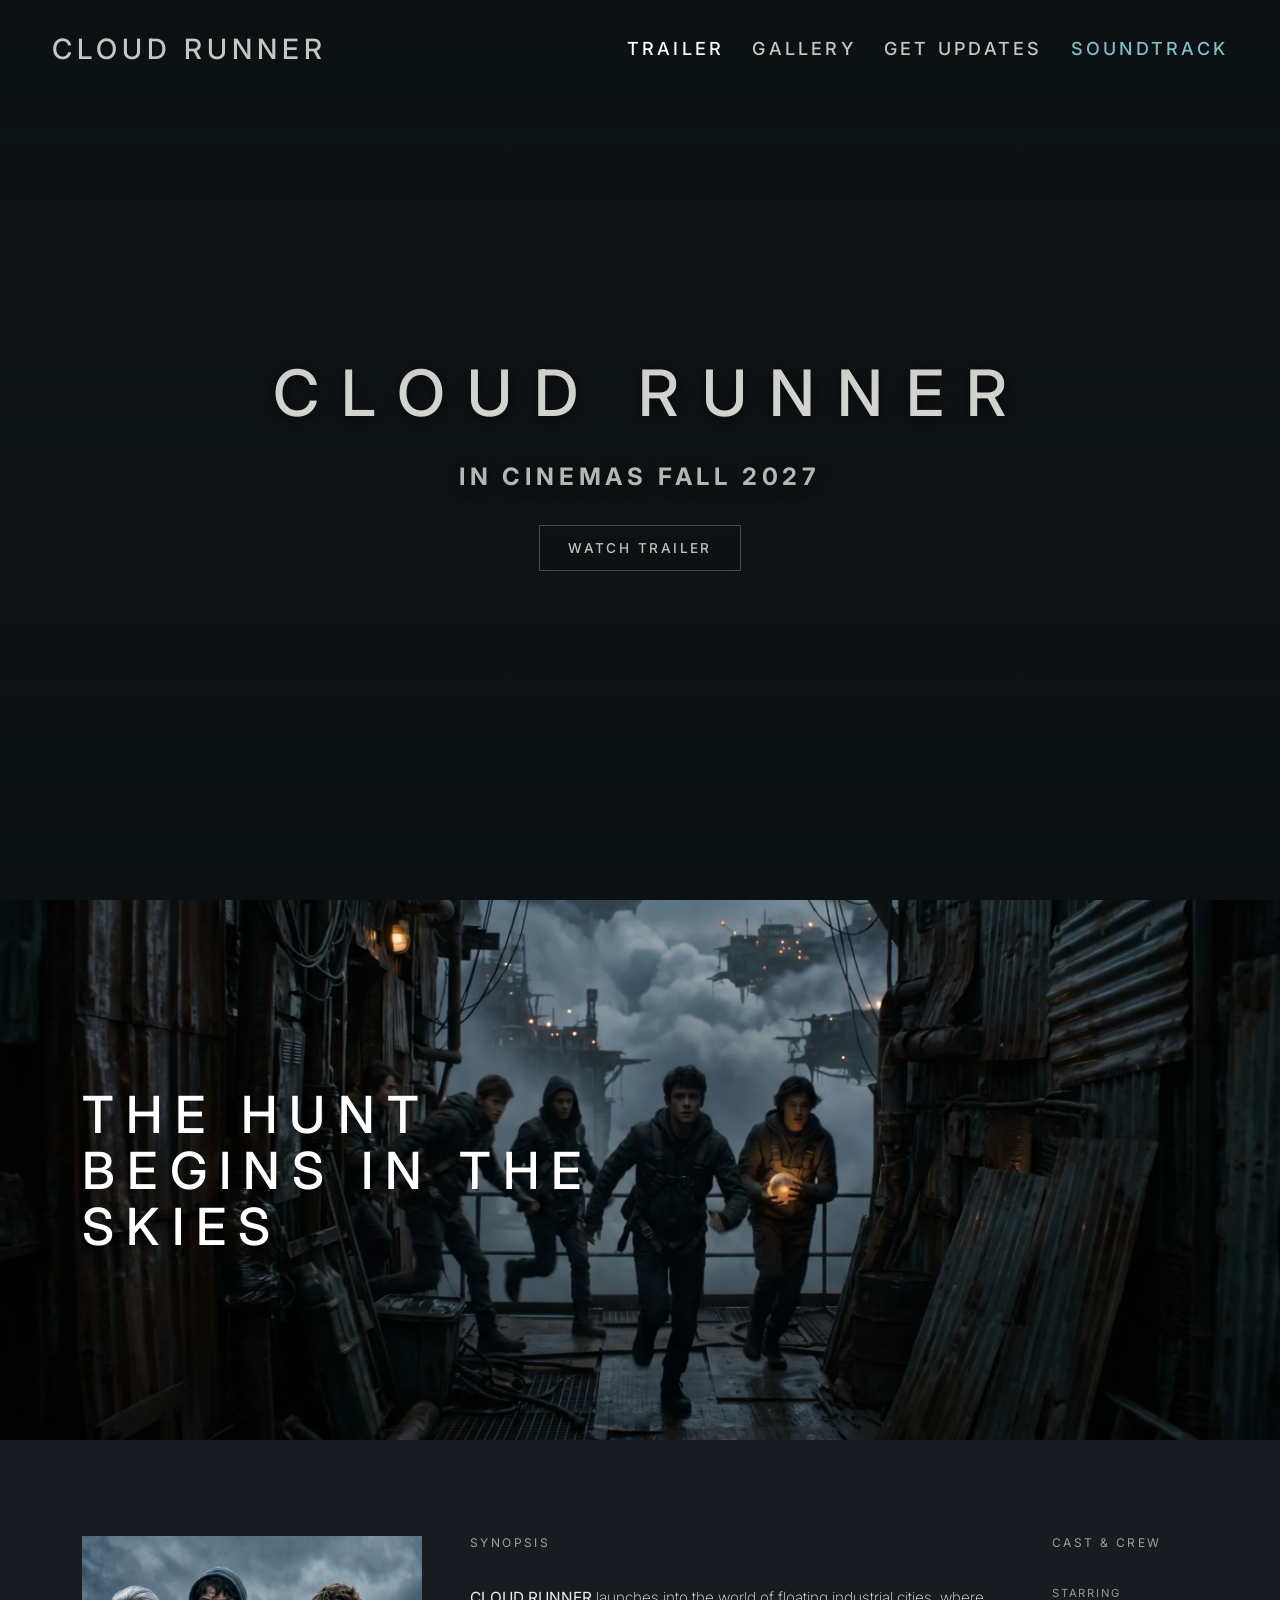
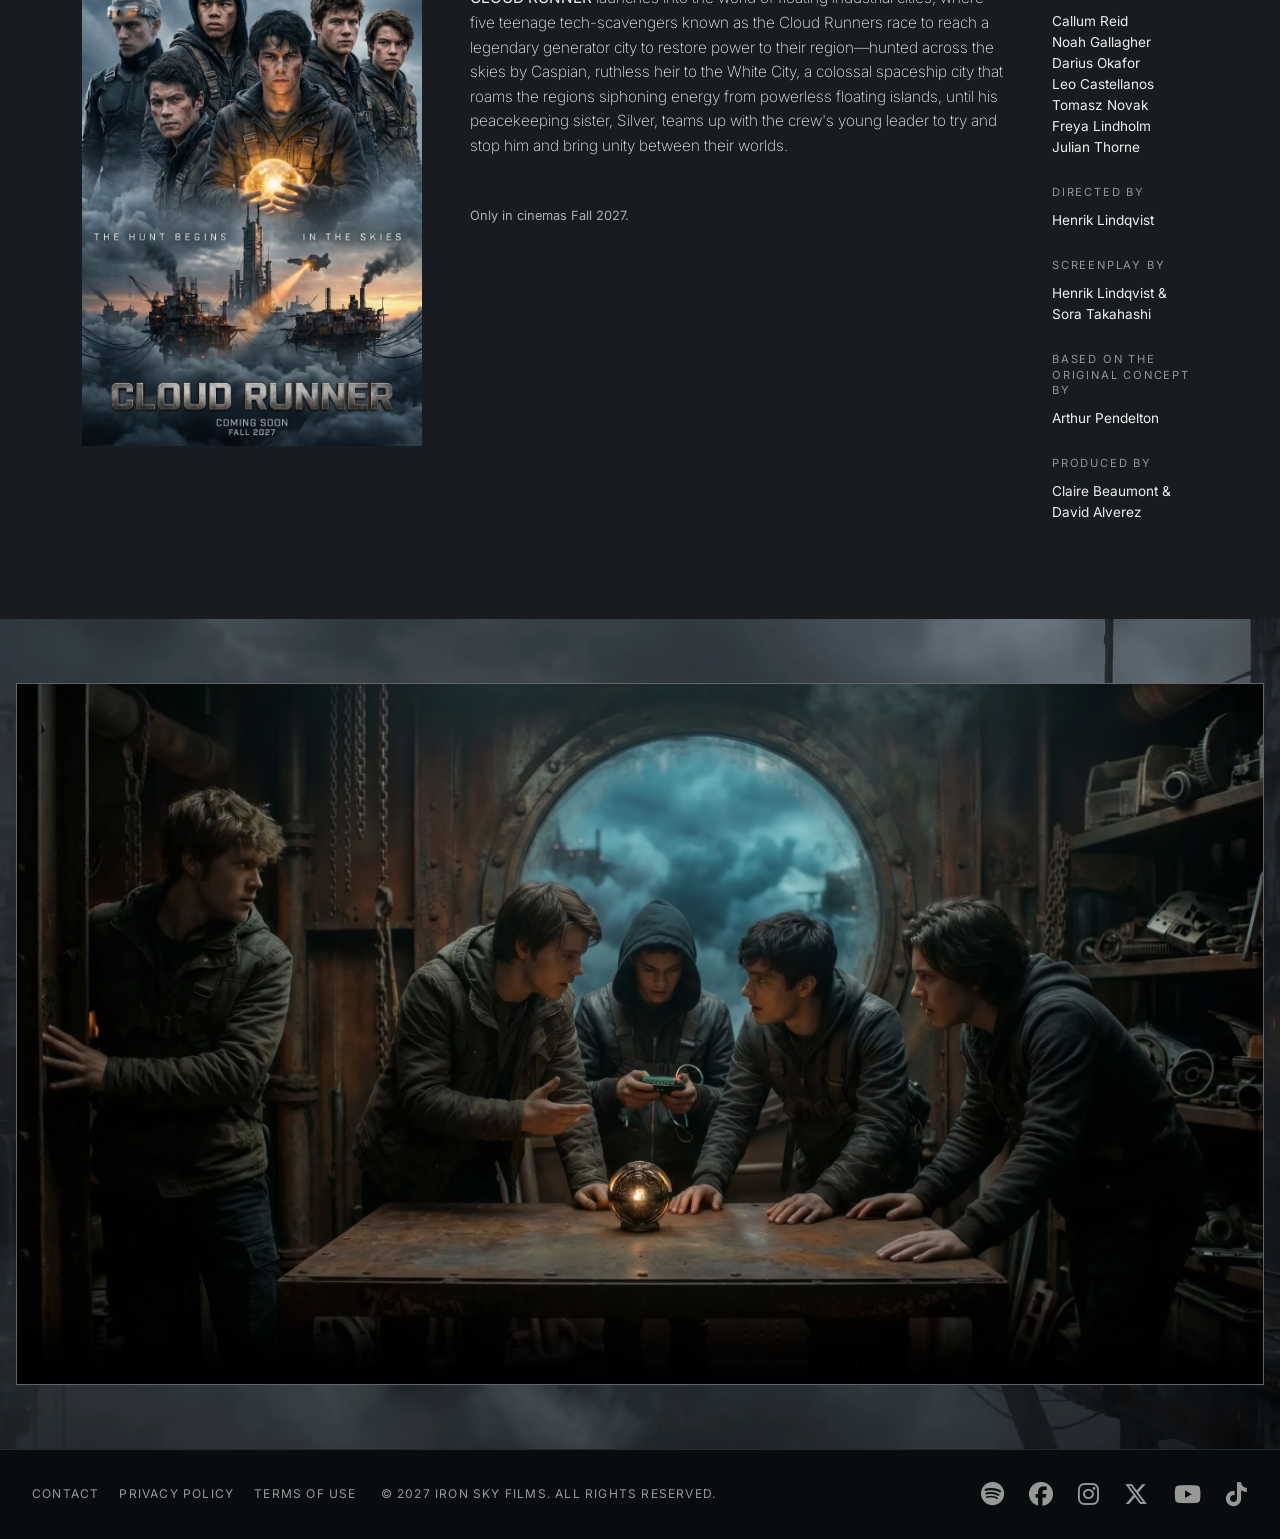
<file: index.html>
<!doctype html>
<html lang="en">
  <head>
    <!-- Use UTF-8 so the page can display a wide range of characters. -->
    <meta charset="utf-8">

    <!-- Make the page fit properly on phones and other screen sizes. -->
    <meta name="viewport" content="width=device-width, initial-scale=1.0">

    <!-- A short description that can appear in search results. -->
    <meta
      name="description"
      content="Cloud Runner is a thrilling film that takes you on an epic journey through the skies. Experience the adventure and excitement of running through clouds."
    >

    <!-- Page metadata and shared stylesheets -->
    <link
      href="https://cdn.jsdelivr.net/npm/bootstrap@5.3.8/dist/css/bootstrap.min.css"
      rel="stylesheet"
      integrity="sha384-sRIl4kxILFvY47J16cr9ZwB07vP4J8+LH7qKQnuqkuIAvNWLzeN8tE5YBujZqJLB"
      crossorigin="anonymous"
    >

    <!-- Load the site's custom styles. -->
    <link rel="stylesheet" href="assets/css/styles.css">

    <!-- Load Font Awesome so the page can display social-media icons. -->
    <link
      rel="stylesheet"
      href="https://cdnjs.cloudflare.com/ajax/libs/font-awesome/6.5.2/css/all.min.css"
    >

    <!-- Set the small icon shown in the browser tab. -->
    <link
      rel="icon"
      type="image/svg+xml"
      href="assets/images/cloud-runner-svg.svg"
    >

    <!-- The text shown in the browser tab. -->
    <title>Cloud Runner</title>
  </head>

  <body>
    <!-- The hero area contains the navigation and the large background video. -->
    <header class="hero">
      <!-- Main navigation links. -->
      <nav
        class="navbar navbar-expand-lg navbar-dark bg-transparent cloud-navbar"
        aria-label="Primary navigation"
      >
        <div class="container-fluid cloud-navbar__inner">
          <!-- The site name also links back to the home page. -->
          <a
            class="navbar-brand cloud-home"
            href="index.html"
            aria-label="Cloud Runner home"
          >
            CLOUD RUNNER
          </a>

          <!-- On smaller screens, this button opens and closes the navigation. -->
          <button
            class="navbar-toggler"
            type="button"
            data-bs-toggle="collapse"
            data-bs-target="#mainNavigation"
            aria-controls="mainNavigation"
            aria-expanded="false"
            aria-label="Toggle navigation"
          >
            <span class="navbar-toggler-icon"></span>
          </button>

          <!-- These links collapse into the menu on smaller screens. -->
          <div class="collapse navbar-collapse" id="mainNavigation">
            <ul class="navbar-nav ms-auto align-items-lg-center">
              <li class="nav-item">
                <a
                  class="nav-link cloud-nav-link active"
                  href="#trailer"
                  aria-current="page"
                >
                  TRAILER
                </a>
              </li>
              <li class="nav-item">
                <a class="nav-link cloud-nav-link" href="gallery.html">
                  GALLERY
                </a>
              </li>
              <li class="nav-item">
                <a class="nav-link cloud-nav-link" href="updates.html">
                  GET UPDATES
                </a>
              </li>
              <li class="nav-item">
                <a
                  class="nav-link cloud-nav-link cloud-nav-link--music"
                  href="music.html"
                >
                  SOUNDTRACK
                </a>
              </li>
            </ul>
          </div>
        </div>
      </nav>

      <!-- A muted, looping video used as the hero section's background. -->
      <video autoplay muted loop playsinline class="trailer-video-bg">
        <source
          src="assets/videos/cloud-runner-video-background-header-home-page.mp4"
          type="video/mp4"
        >
        <!-- This message appears if the browser can't play the video. -->
        Your browser does not support the video tag.
      </video>

      <!-- Main title and call-to-action shown over the background video. -->
      <div class="hero-content">
        <h1>CLOUD RUNNER</h1>
        <br>
        <p>IN CINEMAS FALL 2027</p>
        <a class="btn btn-outline-light" href="#trailer"> WATCH TRAILER </a>
      </div>
    </header>

    <!-- Main content of the page. -->
    <main>
      <!-- A short promotional headline banner. -->
      <section
        class="cinematic-banner"
        aria-labelledby="cinematic-banner-heading"
      >
        <div class="container d-flex align-items-center">
          <h2 id="cinematic-banner-heading">THE HUNT BEGINS IN THE SKIES</h2>
        </div>
      </section>

      <!-- Film information: poster, synopsis, and credits. -->
      <!-- Film overview: poster, synopsis, and credits -->
      <div class="film-details" id="film-details">
        <div class="container">
          <div class="row g-4 g-lg-5 align-items-start">
            <!-- Film poster. The image scales to fit its column. -->
            <div class="col-12 col-md-5 col-lg-4">
              <figure class="film-poster mb-0">
                <img
                  class="img-fluid w-100"
                  src="assets/images/cloud-runner-poster.jpg"
                  alt="Cloud Runner film poster"
                  loading="lazy"
                >
              </figure>
            </div>

            <!-- Story summary and release information. -->
            <div class="col-12 col-md-7 col-lg-6">
              <section class="film-synopsis" aria-labelledby="synopsis-heading">
                <h2 class="details-eyebrow" id="synopsis-heading">Synopsis</h2>

                <p class="synopsis-copy">
                  <strong>CLOUD RUNNER</strong> launches into the world of floating
                  industrial cities, where five teenage tech-scavengers known as the
                  Cloud Runners race to reach a legendary generator city to
                  restore power to their region—hunted across the skies by
                  Caspian, ruthless heir to the White City, a colossal spaceship
                  city that roams the regions siphoning energy from powerless
                  floating islands, until his peacekeeping sister, Silver, teams
                  up with the crew's young leader to try and stop him and bring
                  unity between their worlds.
                </p>

                <p class="release-note">Only in cinemas Fall 2027.</p>
              </section>
            </div>

            <!-- Cast and production credits. -->
            <div class="col-12 col-lg-2">
              <section class="film-credits" aria-labelledby="credits-heading">
                <h2 class="details-eyebrow" id="credits-heading">
                  Cast &amp; Crew
                </h2>

                <!-- A description list pairs each credit label with its details. -->
                <dl class="credits-list">
                  <div class="credit">
                    <dt>Starring</dt>
                    <dd>
                      Callum Reid<br>
                      Noah Gallagher<br>
                      Darius Okafor<br>
                      Leo Castellanos<br>
                      Tomasz Novak<br>
                      Freya Lindholm<br>
                      Julian Thorne
                    </dd>
                  </div>

                  <div class="credit">
                    <dt>Directed by</dt>
                    <dd>Henrik Lindqvist</dd>
                  </div>

                  <div class="credit">
                    <dt>Screenplay by</dt>
                    <dd>
                      Henrik Lindqvist &amp; <br>
                      Sora Takahashi
                    </dd>
                  </div>

                  <div class="credit">
                    <dt>Based on the original concept by</dt>
                    <dd>Arthur Pendelton</dd>
                  </div>

                  <div class="credit">
                    <dt>Produced by</dt>
                    <dd>
                      Claire Beaumont &amp; <br>
                      David Alverez
                    </dd>
                  </div>
                </dl>
              </section>
            </div>
          </div>
        </div>
      </div>

      <!-- Official trailer section. The id lets page links jump here. -->
      <section
        id="trailer"
        class="trailer-section"
        aria-label="Cloud Runner Official Teaser"
      >
        <div class="trailer-section_container mx-auto">
          <!-- Bootstrap keeps the video frame in a widescreen 16:9 shape. -->
          <div class="ratio ratio-16x9">
            <!-- Video controls let visitors play, pause, and change the volume. -->
            <video
              controls
              playsinline
              preload="metadata"
              poster="assets/images/cloud-runner-image-video-trailer-index-page.webp"
            >
              <source
                src="assets/videos/cloud-runner-video-teaser-trailer-index-page.mp4"
                type="video/mp4"
              >
              <!-- This message appears if the browser can't play the video. -->
              Your browser does not support the video tag.
            </video>
          </div>
        </div>
      </section>
    </main>

    <!-- Footer content, including page links and social-media links. -->
    <footer class="site-footer">
      <div class="site-footer__inner">
        <div class="site-footer__left">
          <!-- These links point to sections or pages on the site. -->
          <nav class="site-footer__nav" aria-label="Footer navigation">
            <a href="#contact">CONTACT</a>
            <a href="#privacy">PRIVACY POLICY</a>
            <a href="#terms">TERMS OF USE</a>
          </nav>

          <p class="site-footer__copyright">
            © 2027 IRON SKY FILMS. ALL RIGHTS RESERVED.
          </p>
        </div>

        <!-- Social links open in a new tab; the icons come from Font Awesome. -->
        <nav class="site-footer__social" aria-label="Social media links">
          <a
            href="https://www.spotify.com/"
            target="_blank"
            rel="noopener noreferrer"
            aria-label="Spotify"
          >
            <i class="fa-brands fa-spotify"></i>
          </a>

          <a
            href="https://www.facebook.com/"
            target="_blank"
            rel="noopener noreferrer"
            aria-label="Facebook"
          >
            <i class="fa-brands fa-facebook"></i>
          </a>

          <a
            href="https://www.instagram.com/"
            target="_blank"
            rel="noopener noreferrer"
            aria-label="Instagram"
          >
            <i class="fa-brands fa-instagram"></i>
          </a>

          <a
            href="https://x.com/"
            target="_blank"
            rel="noopener noreferrer"
            aria-label="X"
          >
            <i class="fa-brands fa-x-twitter"></i>
          </a>

          <a
            href="https://www.youtube.com/"
            target="_blank"
            rel="noopener noreferrer"
            aria-label="YouTube"
          >
            <i class="fa-brands fa-youtube"></i>
          </a>

          <a
            href="https://www.tiktok.com/"
            target="_blank"
            rel="noopener noreferrer"
            aria-label="TikTok"
          >
            <i class="fa-brands fa-tiktok"></i>
          </a>
        </nav>
      </div>
    </footer>

    <!-- Load Bootstrap's JavaScript bundle.
         It powers interactive features such as the mobile navigation menu. -->
    <script src="https://cdn.jsdelivr.net/npm/bootstrap@5.3.8/dist/js/bootstrap.bundle.min.js"></script>
  </body>
</html>
</file>
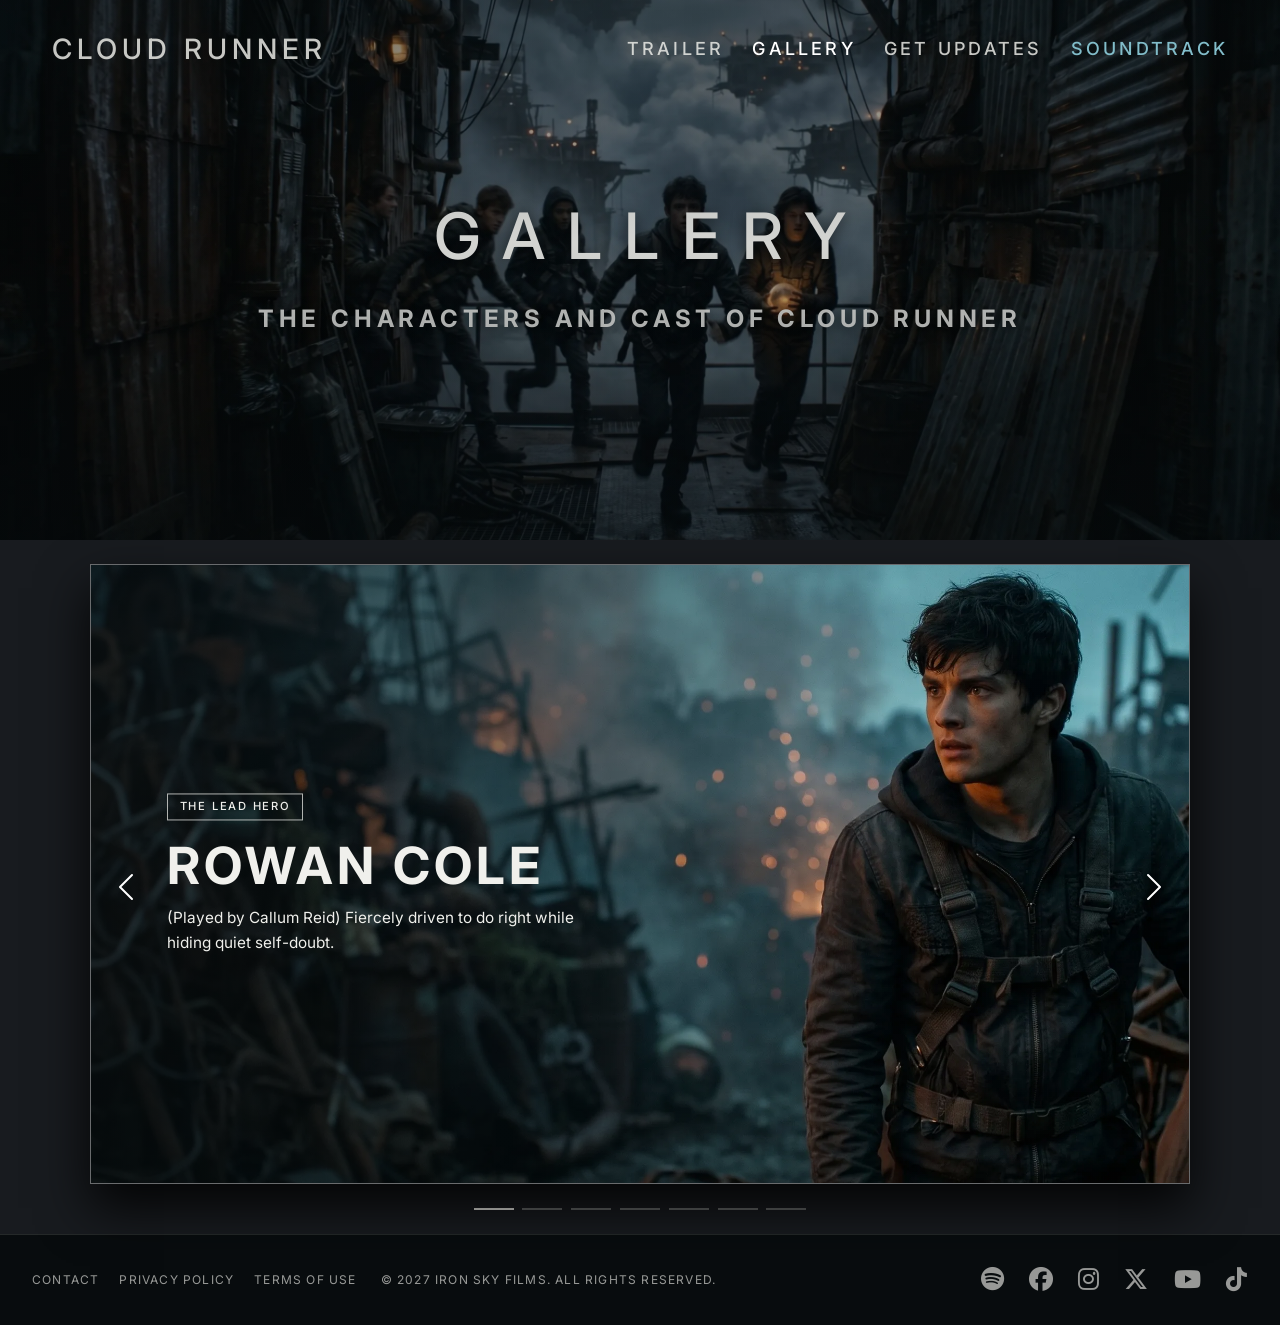
<file: gallery.html>
<!doctype html>
<html lang="en">
  <head>
    <!-- Set the page's text encoding and mobile-friendly layout. -->
    <meta charset="utf-8">
    <meta name="viewport" content="width=device-width, initial-scale=1.0">

    <!-- Describe this page for search engines and link previews. -->
    <meta
      name="description"
      content="Explore stills, characters, and concept art from the world of Cloud Runner."
    >

    <!-- Load the hero background image early so it is ready when the page appears. -->
    <link
      rel="preload"
      as="image"
      href="assets/images/cloud-runner-image-background-header-gallery-page.webp"
      fetchpriority="high"
    >

    <!-- Load Bootstrap and the site's styles and icons. -->
    <link
      href="https://cdn.jsdelivr.net/npm/bootstrap@5.3.8/dist/css/bootstrap.min.css"
      rel="stylesheet"
      integrity="sha384-sRIl4kxILFvY47J16cr9ZwB07vP4J8+LH7qKQnuqkuIAvNWLzeN8tE5YBujZqJLB"
      crossorigin="anonymous"
    >
    <link rel="stylesheet" href="assets/css/styles.css">
    <link
      rel="stylesheet"
      href="https://cdnjs.cloudflare.com/ajax/libs/font-awesome/6.5.2/css/all.min.css"
    >

    <!-- Set the icon shown in the browser tab. -->
    <link
      rel="icon"
      type="image/svg+xml"
      href="assets/images/cloud-runner-svg.svg"
    >

    <title>Gallery | Cloud Runner</title>
  </head>

  <body>
    <!-- Page header with navigation and the gallery title. -->
    <header class="hero gallery-hero">
      <!-- Main navigation; Bootstrap collapses it on smaller screens. -->
      <nav
        class="navbar navbar-expand-lg navbar-dark bg-transparent cloud-navbar"
        aria-label="Primary navigation"
      >
        <div class="container-fluid cloud-navbar__inner">
          <!-- The site name links back to the home page. -->
          <a
            class="navbar-brand cloud-home"
            href="index.html"
            aria-label="Cloud Runner home"
          >
            CLOUD RUNNER
          </a>

          <!-- This button opens and closes the navigation on smaller screens. -->
          <button
            class="navbar-toggler"
            type="button"
            data-bs-toggle="collapse"
            data-bs-target="#mainNavigation"
            aria-controls="mainNavigation"
            aria-expanded="false"
            aria-label="Toggle navigation"
          >
            <span class="navbar-toggler-icon"></span>
          </button>

          <!-- Page links; "Gallery" is marked as the current page. -->
          <div class="collapse navbar-collapse" id="mainNavigation">
            <ul class="navbar-nav ms-auto align-items-lg-center">
              <li class="nav-item">
                <a class="nav-link cloud-nav-link" href="index.html#trailer">
                  TRAILER
                </a>
              </li>
              <li class="nav-item">
                <a
                  class="nav-link cloud-nav-link active"
                  href="gallery.html"
                  aria-current="page"
                >
                  GALLERY
                </a>
              </li>
              <li class="nav-item">
                <a class="nav-link cloud-nav-link" href="updates.html">
                  GET UPDATES
                </a>
              </li>
              <li class="nav-item">
                <a
                  class="nav-link cloud-nav-link cloud-nav-link--music"
                  href="music.html"
                >
                  SOUNDTRACK
                </a>
              </li>
            </ul>
          </div>
        </div>
      </nav>

      <!-- Page title and short introduction. -->
      <div class="hero-content">
        <h1>GALLERY</h1>
        <br>
        <p>THE CHARACTERS AND CAST OF CLOUD RUNNER</p>
      </div>
    </header>

    <!-- Main gallery content. -->
    <main class="updates-main pt-4 pb-4">
      <section
        class="gallery-carousel-container"
        aria-labelledby="gallery-heading"
      >
        <!-- This heading is available to screen readers without appearing visually. -->
        <h2 class="visually-hidden" id="gallery-heading">GALLERY</h2>

        <!-- Desktop and tablet carousel; hidden on smaller screens. -->
        <div
          id="galleryCarousel"
          class="carousel slide gallery-carousel d-none d-md-block"
          data-bs-ride="false"
        >
          <!-- Each slide pairs a character image with their gallery details. -->
          <div class="carousel-inner">
            <div class="carousel-item active">
              <img
                src="assets/images/cloud-runner-image-rowan-cole-gallery.webp"
                class="d-block w-100"
                alt="Cloud Runner still"
                fetchpriority="high"
              >
              <div class="gallery-carousel-editorial">
                <span class="gallery-carousel-tag">The Lead Hero</span>
                <h3>Rowan Cole</h3>
                <p>
                  (Played by Callum Reid) Fiercely driven to do right while
                  hiding quiet self-doubt.
                </p>
              </div>
            </div>

            <div class="carousel-item">
              <img
                src="assets/images/cloud-runner-image-toby-cole-gallery.webp"
                class="d-block w-100"
                alt="Cloud Runner character still"
                loading="lazy"
              >
              <div class="gallery-carousel-editorial">
                <span class="gallery-carousel-tag">The Younger Brother</span>
                <h3>Toby Cole</h3>
                <p>
                  (Played by Noah Gallagher) Loyal caretaker of the Power Core
                  stepping from his brother's shadow.
                </p>
              </div>
            </div>

            <div class="carousel-item">
              <img
                src="assets/images/cloud-runner-image-kieran-hale-gallery.webp"
                class="d-block w-100"
                alt="Cloud Runner environment still"
                loading="lazy"
              >
              <div class="gallery-carousel-editorial">
                <span class="gallery-carousel-tag">The "Gemini" Brothers</span>
                <h3>Kieran Hale</h3>
                <p>
                  (Played by Darius Okafor) Sharp-eyed lookout scanning the
                  skies for incoming threats.
                </p>
              </div>
            </div>

            <div class="carousel-item">
              <img
                src="assets/images/cloud-runner-image-marek-hale-gallery.webp"
                class="d-block w-100"
                alt="Cloud Runner action still"
                loading="lazy"
              >
              <div class="gallery-carousel-editorial">
                <span class="gallery-carousel-tag">The "Gemini" Brothers</span>
                <h3>Marek Hale</h3>
                <p>
                  (Played by Tomasz Novak) Steady, intuitive guide keeping the
                  crew grounded in storms.
                </p>
              </div>
            </div>

            <div class="carousel-item">
              <img
                src="assets/images/cloud-runner-image-jules-mercer-gallery.webp"
                class="d-block w-100"
                alt="Cloud Runner landscape still"
                loading="lazy"
              >
              <div class="gallery-carousel-editorial">
                <span class="gallery-carousel-tag">The Adopted Brother</span>
                <h3>Jules Mercer</h3>
                <p>
                  (Played by Leo Castellanos) Quiet, adaptable survivor moving
                  unseen beneath his signature hood.
                </p>
              </div>
            </div>

            <div class="carousel-item">
              <img
                src="assets/images/cloud-runner-image-silver-vane-gallery.webp"
                class="d-block w-100"
                alt="Cloud Runner concept art still"
                loading="lazy"
              >
              <div class="gallery-carousel-editorial">
                <span class="gallery-carousel-tag">The Bridge</span>
                <h3>Silver Vane</h3>
                <p>
                  (Played by Freya Lindholm) Curious and mystic, breaking family
                  ties for lasting peace.
                </p>
              </div>
            </div>

            <div class="carousel-item">
              <img
                src="assets/images/cloud-runner-image-caspian-vane-gallery.webp"
                class="d-block w-100"
                alt="Cloud Runner landscape still"
                loading="lazy"
              >
              <div class="gallery-carousel-editorial">
                <span class="gallery-carousel-tag">The Villain</span>
                <h3>Caspian Vane</h3>
                <p>
                  (Played by Julian Thorne) White City heir hunting the Core to
                  prove his command.
                </p>
              </div>
            </div>
          </div>

          <!-- Controls move to the previous or next carousel slide. -->
          <button
            class="carousel-control-prev"
            type="button"
            data-bs-target="#galleryCarousel"
            data-bs-slide="prev"
          >
            <span class="carousel-control-prev-icon" aria-hidden="true"></span>
            <span class="visually-hidden">Previous</span>
          </button>

          <button
            class="carousel-control-next"
            type="button"
            data-bs-target="#galleryCarousel"
            data-bs-slide="next"
          >
            <span class="carousel-control-next-icon" aria-hidden="true"></span>
            <span class="visually-hidden">Next</span>
          </button>

          <!-- Indicators let visitors jump directly to a specific slide. -->
          <div class="carousel-indicators gallery-carousel__indicators">
            <button
              type="button"
              data-bs-target="#galleryCarousel"
              data-bs-slide-to="0"
              class="active"
              aria-current="true"
              aria-label="Slide 1"
            ></button>
            <button
              type="button"
              data-bs-target="#galleryCarousel"
              data-bs-slide-to="1"
              aria-label="Slide 2"
            ></button>
            <button
              type="button"
              data-bs-target="#galleryCarousel"
              data-bs-slide-to="2"
              aria-label="Slide 3"
            ></button>
            <button
              type="button"
              data-bs-target="#galleryCarousel"
              data-bs-slide-to="3"
              aria-label="Slide 4"
            ></button>
            <button
              type="button"
              data-bs-target="#galleryCarousel"
              data-bs-slide-to="4"
              aria-label="Slide 5"
            ></button>
            <button
              type="button"
              data-bs-target="#galleryCarousel"
              data-bs-slide-to="5"
              aria-label="Slide 6"
            ></button>
            <button
              type="button"
              data-bs-target="#galleryCarousel"
              data-bs-slide-to="6"
              aria-label="Slide 7"
            ></button>
          </div>
        </div>

        <!-- Mobile uses a stacked list instead of the desktop carousel. -->
        <div class="gallery-mobile-list d-md-none">
          <article>
            <img
              src="assets/images/cloud-runner-image-rowan-cole-gallery.webp"
              alt="Cloud Runner still"
              loading="lazy"
            >
            <span class="gallery-mobile-tag">The Lead Hero</span>
            <h3>ROWAN COLE</h3>
            <p>(Played by Callum Reid) Fiercely driven to do right while hiding quiet self-doubt.</p>
          </article>

          <article>
            <img
              src="assets/images/cloud-runner-image-toby-cole-gallery.webp"
              alt="Cloud Runner character still"
              loading="lazy"
            >
            <span class="gallery-mobile-tag">The Younger Brother</span>
            <h3>TOBY COLE</h3>
            <p>(Played by Noah Gallagher) Loyal caretaker of the Power Core stepping from his brother's shadow.</p>
          </article>

          <article>
            <img
              src="assets/images/cloud-runner-image-kieran-hale-gallery.webp"
              alt="Cloud Runner environment still"
              loading="lazy"
            >
            <span class="gallery-mobile-tag">The "Gemini" Brothers</span>
            <h3>KIERAN HALE</h3>
            <p>(Played by Darius Okafor) Sharp-eyed lookout scanning the skies for incoming threats.</p>
          </article>

          <article>
            <img
              src="assets/images/cloud-runner-image-marek-hale-gallery.webp"
              alt="Cloud Runner action still"
              loading="lazy"
            >
            <span class="gallery-mobile-tag">The "Gemini" Brothers</span>
            <h3>MAREK HALE</h3>
            <p>(Played by Tomasz Novak) Steady,intuitive guide keeping the crew grounded in storms.</p>
          </article>

          <article>
            <img
              src="assets/images/cloud-runner-image-jules-mercer-gallery.webp"
              alt="Cloud Runner landscape still"
              loading="lazy"
            >
            <span class="gallery-mobile-tag">The Adopted Brother</span>
            <h3>JULES MERCER</h3>
            <p>(Played by Leo Castellanos) Quiet, adaptable survivor moving unseen beneath his signature hood.</p>
          </article>

          <article>
            <img
              src="assets/images/cloud-runner-image-silver-vane-gallery.webp"
              alt="Cloud Runner concept art still"
              loading="lazy"
            >
            <span class="gallery-mobile-tag">The Bridge</span>
            <h3>SILVER VANE</h3>
            <p>(Played by Freya Lindholm) Curious and mystic, breaking family
                  ties for lasting peace.</p>
          </article>

          <article>
            <img
              src="assets/images/cloud-runner-image-caspian-vane-gallery.webp"
              alt="Cloud Runner landscape still"
              loading="lazy"
            >
            <span class="gallery-mobile-tag">The Villain</span>
            <h3>CASPIAN VANE</h3>
            <p>(Played by Julian Thorne) White City heir hunting the Core to prove his command.</p>
          </article>
        </div>
      </section>
    </main>

    <!-- Footer with site links, copyright, and social-media links. -->
    <footer class="site-footer">
      <div class="site-footer__inner">
        <div class="site-footer__left">
          <nav class="site-footer__nav" aria-label="Footer navigation">
            <a href="#contact">CONTACT</a>
            <a href="#privacy">PRIVACY POLICY</a>
            <a href="#terms">TERMS OF USE</a>
          </nav>
          <p class="site-footer__copyright">
            © 2027 IRON SKY FILMS. ALL RIGHTS RESERVED.
          </p>
        </div>

        <!-- Social links open in a new tab; Font Awesome supplies each icon. -->
        <nav class="site-footer__social" aria-label="Social media links">
          <a
            href="https://www.spotify.com/"
            target="_blank"
            rel="noopener noreferrer"
            aria-label="Spotify"
          >
            <i class="fa-brands fa-spotify"></i>
          </a>
          <a
            href="https://www.facebook.com/"
            target="_blank"
            rel="noopener noreferrer"
            aria-label="Facebook"
          >
            <i class="fa-brands fa-facebook"></i>
          </a>
          <a
            href="https://www.instagram.com/"
            target="_blank"
            rel="noopener noreferrer"
            aria-label="Instagram"
          >
            <i class="fa-brands fa-instagram"></i>
          </a>
          <a
            href="https://x.com/"
            target="_blank"
            rel="noopener noreferrer"
            aria-label="X"
          >
            <i class="fa-brands fa-x-twitter"></i>
          </a>
          <a
            href="https://www.youtube.com/"
            target="_blank"
            rel="noopener noreferrer"
            aria-label="YouTube"
          >
            <i class="fa-brands fa-youtube"></i>
          </a>
          <a
            href="https://www.tiktok.com/"
            target="_blank"
            rel="noopener noreferrer"
            aria-label="TikTok"
          >
            <i class="fa-brands fa-tiktok"></i>
          </a>
        </nav>
      </div>
    </footer>

    <!-- Load Bootstrap's JavaScript bundle to enable the carousel and mobile menu. -->
    <script
      src="https://cdn.jsdelivr.net/npm/bootstrap@5.3.8/dist/js/bootstrap.bundle.min.js"
      crossorigin="anonymous"
    ></script>
  </body>
</html>
</file>
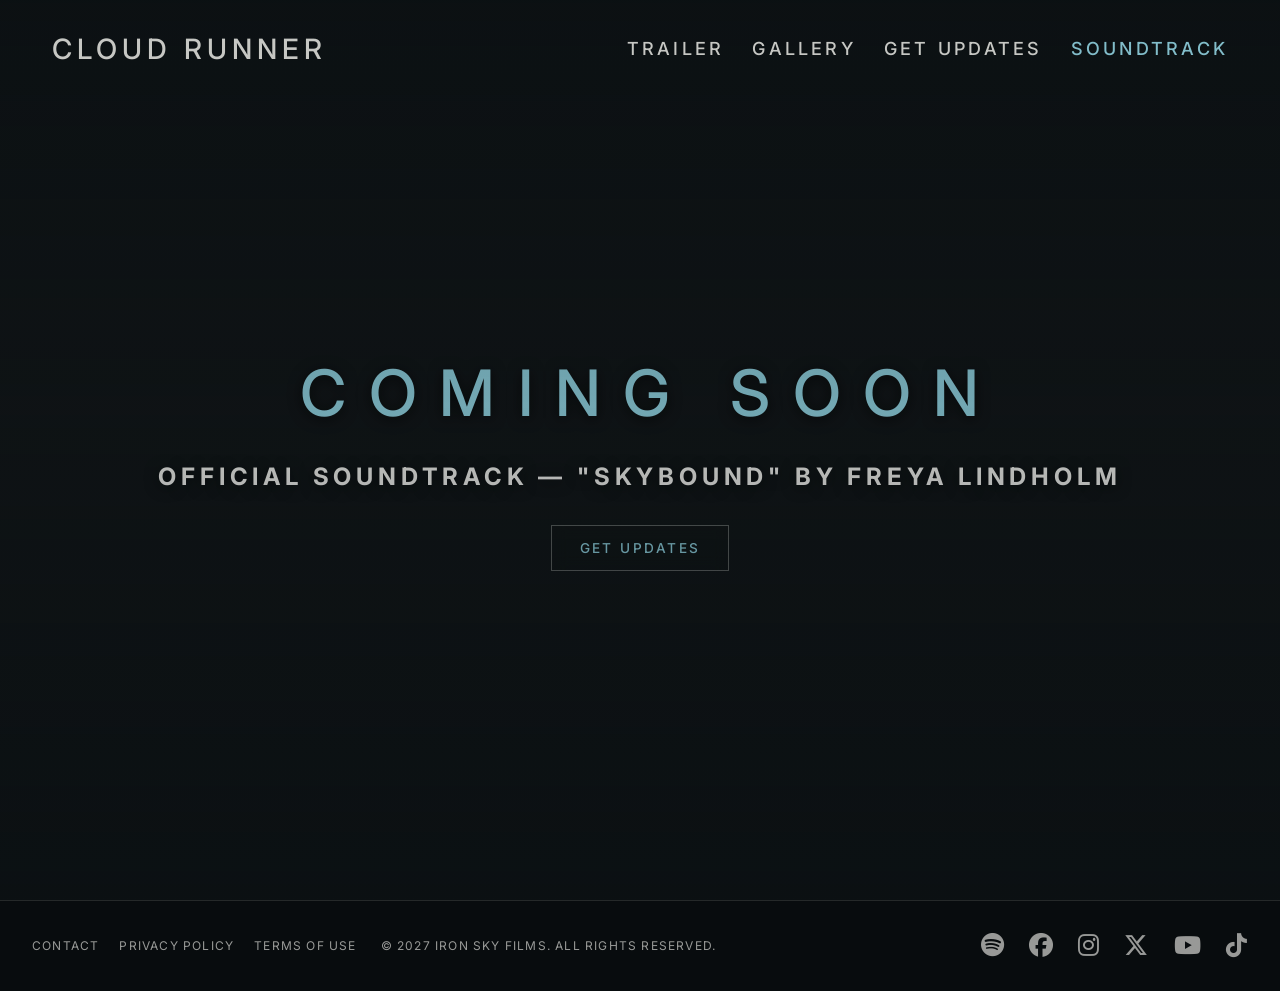
<file: music.html>
<!doctype html>
<html lang="en">
  <head>
    <!-- Set the page's text encoding and mobile-friendly layout. -->
    <meta charset="utf-8">
    <meta name="viewport" content="width=device-width, initial-scale=1.0">

    <!-- Describe this page for search engines and link previews. -->
    <meta
      name="description"
      content="The official soundtrack to Cloud Runner"
    >

    <!-- Load Bootstrap and the site's styles and icons. -->
    <link
      href="https://cdn.jsdelivr.net/npm/bootstrap@5.3.8/dist/css/bootstrap.min.css"
      rel="stylesheet"
      crossorigin="anonymous"
    >
    <link rel="stylesheet" href="assets/css/styles.css">
    <link
      rel="stylesheet"
      href="https://cdnjs.cloudflare.com/ajax/libs/font-awesome/6.5.2/css/all.min.css"
    >

    <!-- Set the icon shown in the browser tab. -->
    <link rel="icon" type="image/svg+xml" href="assets/images/cloud-runner-svg.svg">

    <title>Soundtrack | Cloud Runner</title>
  </head>

  <body>
    <!-- Soundtrack page hero area, with navigation and background video. -->
    <header class="hero music-hero">
      <!-- Main navigation; Bootstrap collapses it on smaller screens. -->
      <nav
        class="navbar navbar-expand-lg navbar-dark bg-transparent cloud-navbar"
        aria-label="Primary navigation"
      >
        <div class="container-fluid cloud-navbar__inner">
          <!-- The site name links back to the home page. -->
          <a
            class="navbar-brand cloud-home"
            href="index.html"
            aria-label="Cloud Runner home"
          >
            CLOUD RUNNER
          </a>

          <!-- This button opens and closes the navigation on smaller screens. -->
          <button
            class="navbar-toggler"
            type="button"
            data-bs-toggle="collapse"
            data-bs-target="#mainNavigation"
            aria-controls="mainNavigation"
            aria-expanded="false"
            aria-label="Toggle navigation"
          >
            <span class="navbar-toggler-icon"></span>
          </button>

          <!-- Page links; the soundtrack link is marked as the current page. -->
          <div class="collapse navbar-collapse" id="mainNavigation">
            <ul class="navbar-nav ms-auto align-items-lg-center">
              <li class="nav-item">
                <a class="nav-link cloud-nav-link" href="index.html#trailer">
                  TRAILER
                </a>
              </li>
              <li class="nav-item">
                <a class="nav-link cloud-nav-link" href="gallery.html">
                  GALLERY
                </a>
              </li>
              <li class="nav-item">
                <a class="nav-link cloud-nav-link" href="updates.html">
                  GET UPDATES
                </a>
              </li>
              <li class="nav-item">
                <a
                  class="nav-link cloud-nav-link cloud-nav-link--music active"
                  href="music.html"
                  aria-current="page"
                >
                  SOUNDTRACK
                </a>
              </li>
            </ul>
          </div>
        </div>
      </nav>

      <!-- Muted, looping video used as the page's background. -->
      <video autoplay muted loop playsinline class="trailer-video-bg">
        <source
          src="assets/videos/cloud-runner-video-background-music-page.mp4"
          type="video/mp4"
        >
        <!-- This message appears if the browser can't play the video. -->
        Your browser does not support the video tag.
      </video>

      <!-- Soundtrack announcement and link to the updates signup page. -->
      <div class="hero-content">
        <h1>COMING SOON</h1>
        <br>
        <p>OFFICIAL SOUNDTRACK — "SKYBOUND" BY FREYA LINDHOLM</p>
        <a class="btn btn-outline-light" href="updates.html#updates-form-wrapper">
          GET UPDATES
        </a>
      </div>
    </header>

    <!-- Footer with site links, copyright, and social-media links. -->
    <footer class="site-footer">
      <div class="site-footer__inner">
        <div class="site-footer__left">
          <nav class="site-footer__nav" aria-label="Footer navigation">
            <a href="#contact">CONTACT</a>
            <a href="#privacy">PRIVACY POLICY</a>
            <a href="#terms">TERMS OF USE</a>
          </nav>
          <p class="site-footer__copyright">
            © 2027 IRON SKY FILMS. ALL RIGHTS RESERVED.
          </p>
        </div>

        <!-- Social links open in a new tab; Font Awesome supplies each icon. -->
        <nav class="site-footer__social" aria-label="Social media links">
          <a
            href="https://www.spotify.com/"
            target="_blank"
            rel="noopener noreferrer"
            aria-label="Spotify"
          >
            <i class="fa-brands fa-spotify"></i>
          </a>
          <a
            href="https://www.facebook.com/"
            target="_blank"
            rel="noopener noreferrer"
            aria-label="Facebook"
          >
            <i class="fa-brands fa-facebook"></i>
          </a>
          <a
            href="https://www.instagram.com/"
            target="_blank"
            rel="noopener noreferrer"
            aria-label="Instagram"
          >
            <i class="fa-brands fa-instagram"></i>
          </a>
          <a
            href="https://x.com/"
            target="_blank"
            rel="noopener noreferrer"
            aria-label="X"
          >
            <i class="fa-brands fa-x-twitter"></i>
          </a>
          <a
            href="https://www.youtube.com/"
            target="_blank"
            rel="noopener noreferrer"
            aria-label="YouTube"
          >
            <i class="fa-brands fa-youtube"></i>
          </a>
          <a
            href="https://www.tiktok.com/"
            target="_blank"
            rel="noopener noreferrer"
            aria-label="TikTok"
          >
            <i class="fa-brands fa-tiktok"></i>
          </a>
        </nav>
      </div>
    </footer>

    <!-- Load Bootstrap's JavaScript bundle for interactive components,
         including the collapsible navigation menu. -->
    <script src="https://cdn.jsdelivr.net/npm/bootstrap@5.3.3/dist/js/bootstrap.bundle.min.js"></script>
  </body>
</html>
</file>
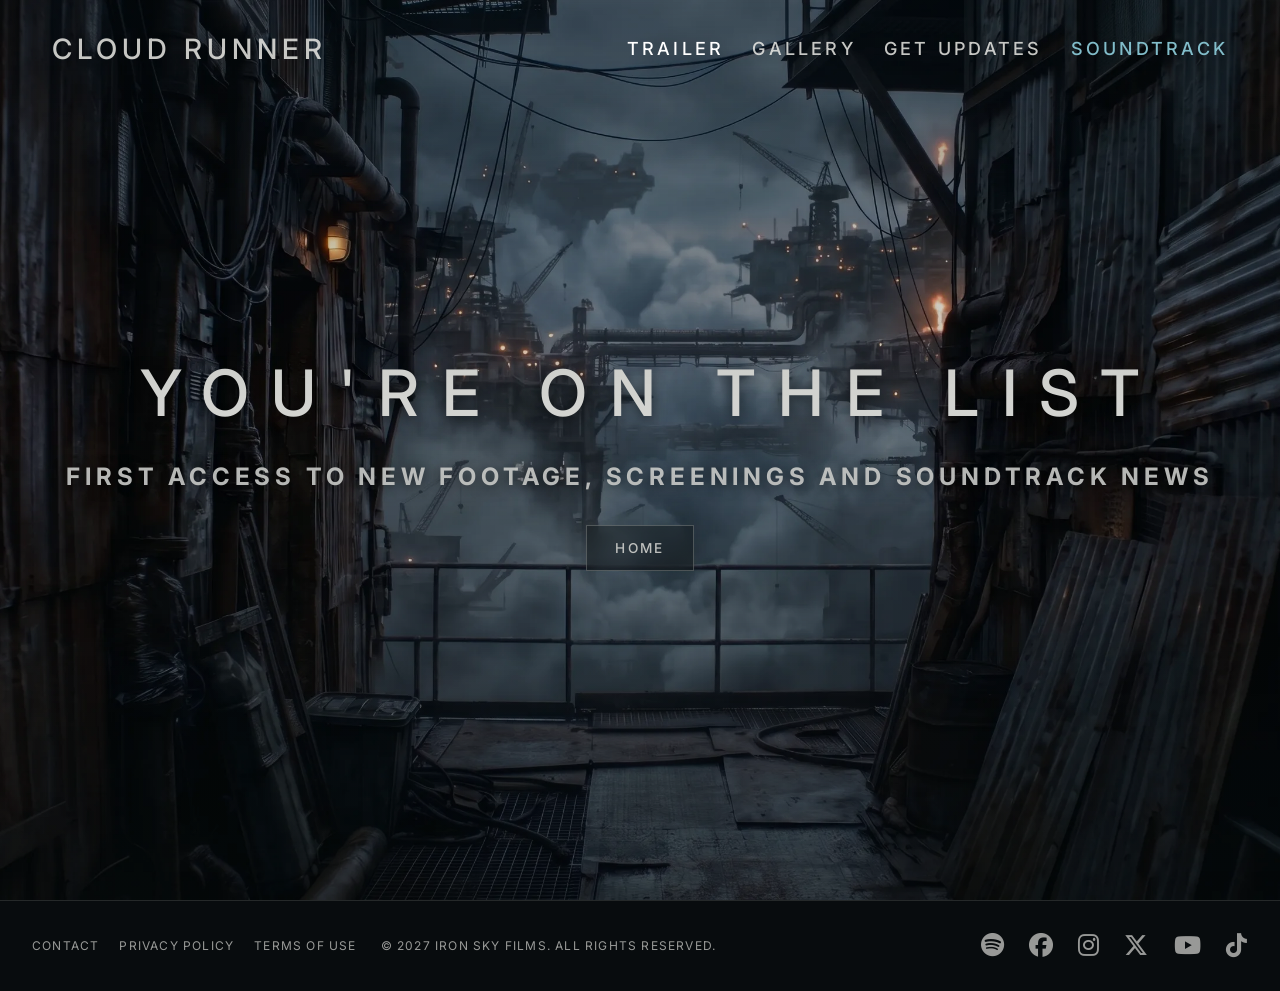
<file: thank-you.html>
<!doctype html>
<html lang="en">
  <head>
    <!-- Set the page's text encoding and mobile-friendly layout. -->
    <meta charset="utf-8">
    <meta name="viewport" content="width=device-width, initial-scale=1.0">

    <!-- Describe this page for search engines and link previews. -->
    <meta
      name="description"
      content="Thank you for subscribing to Cloud Runner Film updates."
    >

    <!-- Load Bootstrap and the site's styles and icons. -->
    <link
      href="https://cdn.jsdelivr.net/npm/bootstrap@5.3.8/dist/css/bootstrap.min.css"
      rel="stylesheet"
      crossorigin="anonymous"
    >
    <link rel="stylesheet" href="assets/css/styles.css">
    <link
      rel="stylesheet"
      href="https://cdnjs.cloudflare.com/ajax/libs/font-awesome/6.5.2/css/all.min.css"
    >

    <!-- Set the icon shown in the browser tab. -->
    <link rel="icon" type="image/svg+xml" href="assets/images/cloud-runner-svg.svg">

    <title>Thank You | Cloud Runner</title>
  </head>

  <body>
    <!-- Confirmation message shown after someone signs up for updates. -->
    <header class="hero updates-hero updates-hero-thank-you">
      <!-- Main navigation; Bootstrap collapses it on smaller screens. -->
      <nav
        class="navbar navbar-expand-lg navbar-dark bg-transparent cloud-navbar"
        aria-label="Primary navigation"
      >
        <div class="container-fluid cloud-navbar__inner">
          <!-- The site name links back to the home page. -->
          <a
            class="navbar-brand cloud-home"
            href="index.html"
            aria-label="Cloud Runner home"
          >
            CLOUD RUNNER
          </a>

          <!-- This button opens and closes the navigation on smaller screens. -->
          <button
            class="navbar-toggler"
            type="button"
            data-bs-toggle="collapse"
            data-bs-target="#mainNavigation"
            aria-controls="mainNavigation"
            aria-expanded="false"
            aria-label="Toggle navigation"
          >
            <span class="navbar-toggler-icon"></span>
          </button>

          <!-- Navigation links, displayed in the collapsible menu on small screens. -->
          <div class="collapse navbar-collapse" id="mainNavigation">
            <ul class="navbar-nav ms-auto align-items-lg-center">
              <li class="nav-item">
                <a
                  class="nav-link cloud-nav-link active"
                  href="#trailer"
                  aria-current="page"
                >
                  TRAILER
                </a>
              </li>
              <li class="nav-item">
                <a class="nav-link cloud-nav-link" href="gallery.html">
                  GALLERY
                </a>
              </li>
              <li class="nav-item">
                <a class="nav-link cloud-nav-link" href="updates.html">
                  GET UPDATES
                </a>
              </li>
              <li class="nav-item">
                <a class="nav-link cloud-nav-link cloud-nav-link--music" href="music.html">
                  SOUNDTRACK
                </a>
              </li>
            </ul>
          </div>
        </div>
      </nav>

      <!-- Confirm the signup and provide a link back to the home page. -->
      <div class="hero-content">
        <h1>YOU'RE ON THE LIST</h1>
        <br>
        <p>FIRST ACCESS TO NEW FOOTAGE, SCREENINGS AND SOUNDTRACK NEWS</p>
        <a class="btn btn-outline-light" href="index.html"> HOME </a>
      </div>
    </header>

    <!-- Footer with site links, copyright, and social-media links. -->
    <footer class="site-footer">
      <div class="site-footer__inner">
        <div class="site-footer__left">
          <nav class="site-footer__nav" aria-label="Footer navigation">
            <a href="#contact">CONTACT</a>
            <a href="#privacy">PRIVACY POLICY</a>
            <a href="#terms">TERMS OF USE</a>
          </nav>
          <p class="site-footer__copyright">
            © 2027 IRON SKY FILMS. ALL RIGHTS RESERVED.
          </p>
        </div>

        <!-- Social links open in a new tab; Font Awesome supplies each icon. -->
        <nav class="site-footer__social" aria-label="Social media links">
          <a
            href="https://www.spotify.com/"
            target="_blank"
            rel="noopener noreferrer"
            aria-label="Spotify"
          >
            <i class="fa-brands fa-spotify"></i>
          </a>
          <a
            href="https://www.facebook.com/"
            target="_blank"
            rel="noopener noreferrer"
            aria-label="Facebook"
          >
            <i class="fa-brands fa-facebook"></i>
          </a>
          <a
            href="https://www.instagram.com/"
            target="_blank"
            rel="noopener noreferrer"
            aria-label="Instagram"
          >
            <i class="fa-brands fa-instagram"></i>
          </a>
          <a
            href="https://x.com/"
            target="_blank"
            rel="noopener noreferrer"
            aria-label="X"
          >
            <i class="fa-brands fa-x-twitter"></i>
          </a>
          <a
            href="https://www.youtube.com/"
            target="_blank"
            rel="noopener noreferrer"
            aria-label="YouTube"
          >
            <i class="fa-brands fa-youtube"></i>
          </a>
          <a
            href="https://www.tiktok.com/"
            target="_blank"
            rel="noopener noreferrer"
            aria-label="TikTok"
          >
            <i class="fa-brands fa-tiktok"></i>
          </a>
        </nav>
      </div>
    </footer>

    <!-- Load Bootstrap's JavaScript bundle for interactive components,
         including the collapsible navigation menu. -->
    <script src="https://cdn.jsdelivr.net/npm/bootstrap@5.3.3/dist/js/bootstrap.bundle.min.js"></script>
  </body>
</html>
</file>
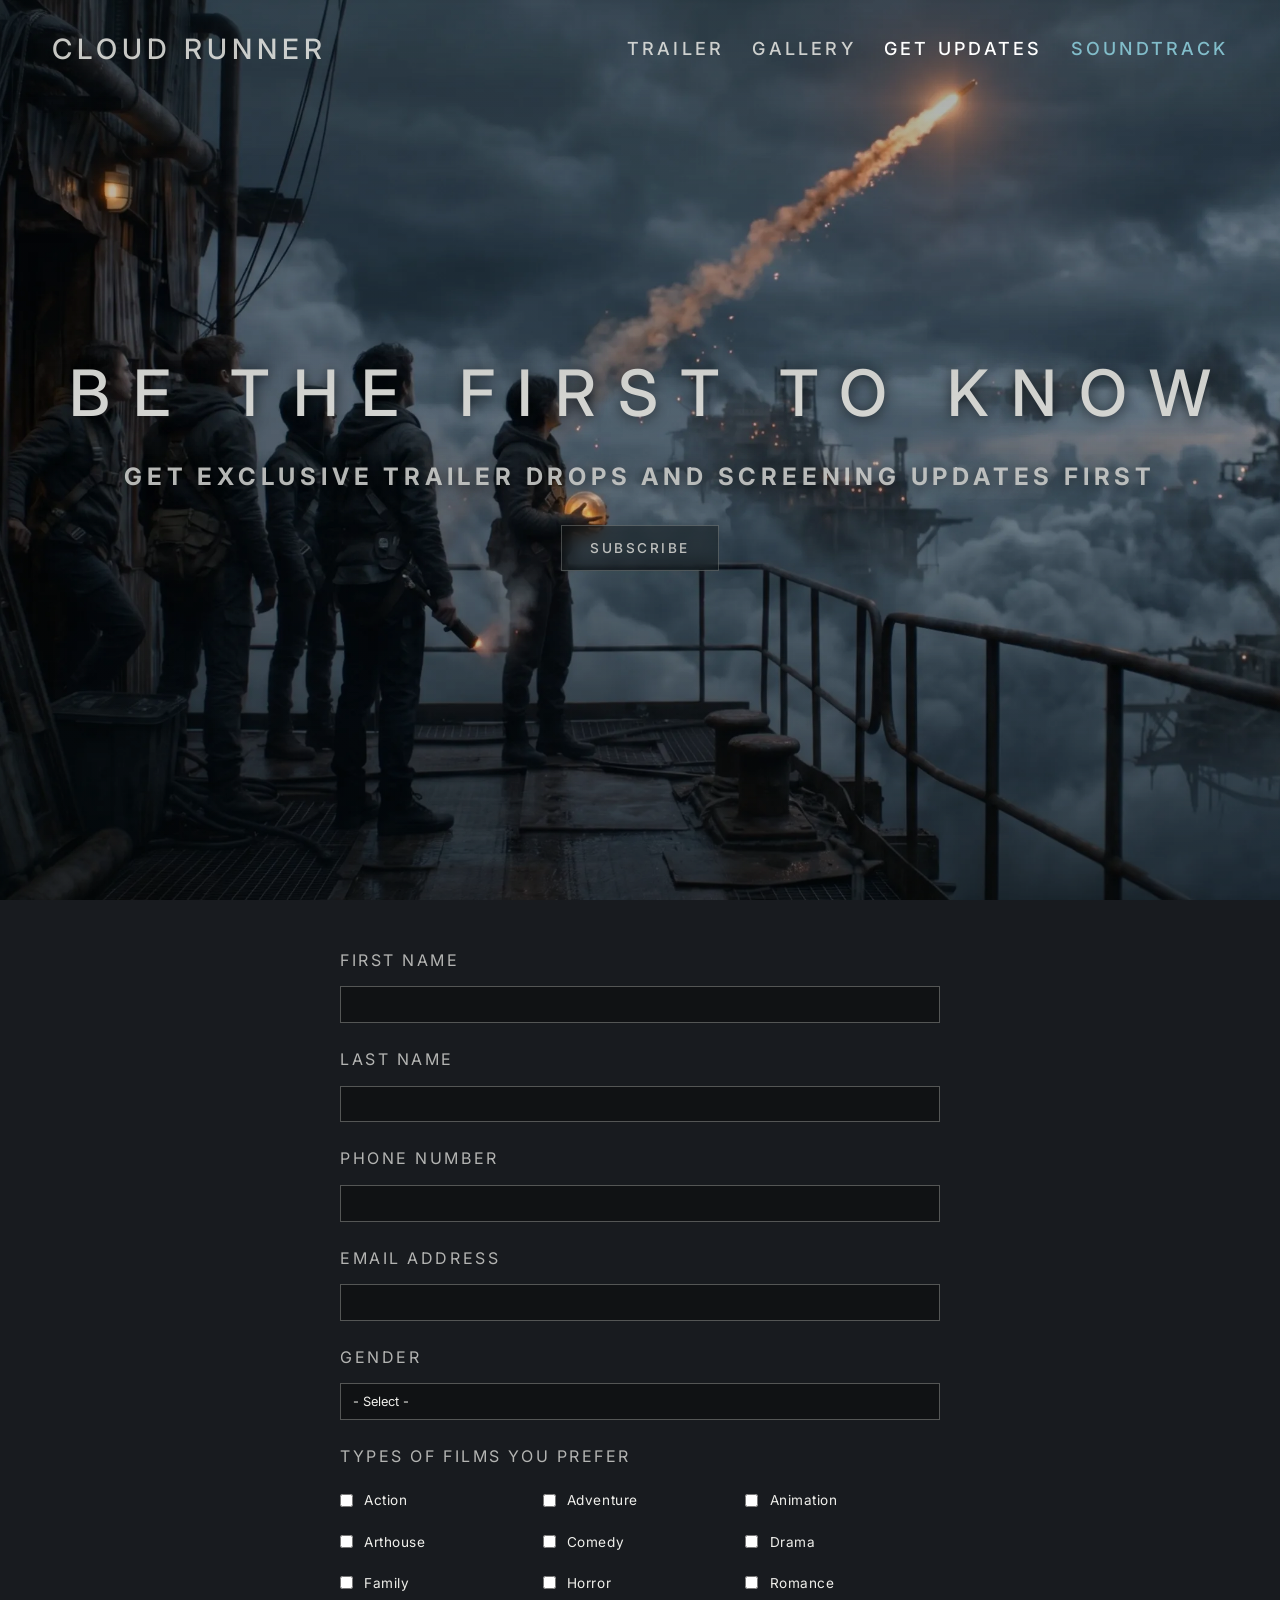
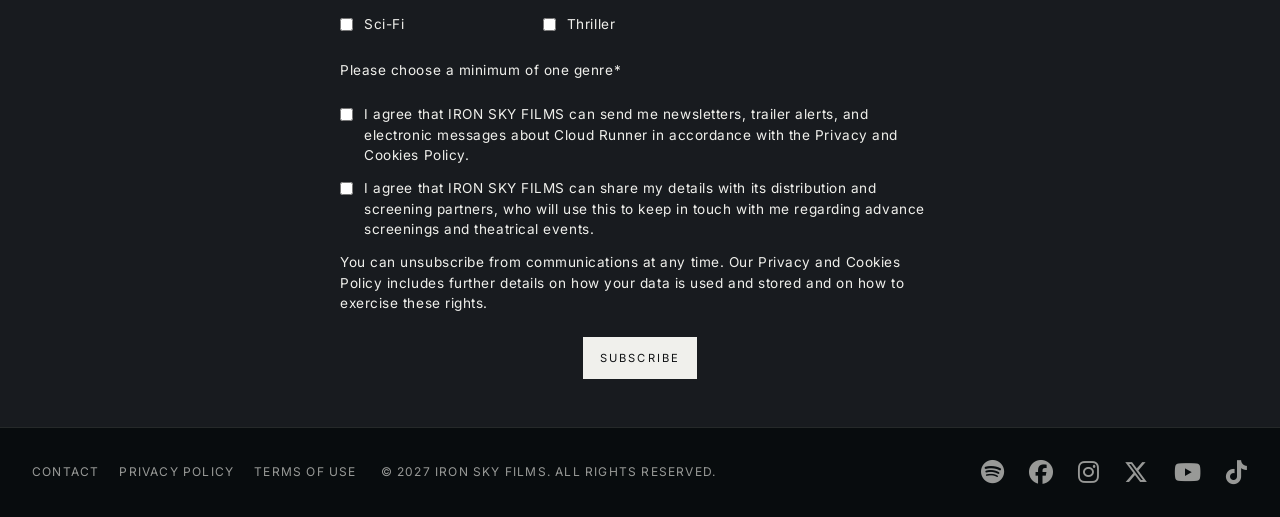
<file: updates.html>
<!doctype html>
<html lang="en">
  <head>
    <!-- Set the page's text encoding and mobile-friendly layout. -->
    <meta charset="utf-8">
    <meta name="viewport" content="width=device-width, initial-scale=1.0">

    <!-- Describe this page for search engines and link previews. -->
    <meta
      name="description"
      content="Subscribe for exclusive Cloud Runner Film updates."
    >

    <!-- Load Bootstrap and the site's styles and icons. -->
    <link
      href="https://cdn.jsdelivr.net/npm/bootstrap@5.3.8/dist/css/bootstrap.min.css"
      rel="stylesheet"
      integrity="sha384-sRIl4kxILFvY47J16cr9ZwB07vP4J8+LH7qKQnuqkuIAvNWLzeN8tE5YBujZqJLB"
      crossorigin="anonymous"
    >
    <link rel="stylesheet" href="assets/css/styles.css">
    <link
      rel="stylesheet"
      href="https://cdnjs.cloudflare.com/ajax/libs/font-awesome/6.5.2/css/all.min.css"
    >

    <!-- Set the icon shown in the browser tab. -->
    <link
      rel="icon"
      type="image/svg+xml"
      href="assets/images/cloud-runner-svg.svg"
    >

    <title>Get Updates | Cloud Runner</title>
  </head>

  <body>
    <!-- Page header with navigation and a link to the signup form. -->
    <header class="hero updates-hero">
      <!-- Main navigation; Bootstrap collapses it on smaller screens. -->
      <nav
        class="navbar navbar-expand-lg navbar-dark bg-transparent cloud-navbar"
        aria-label="Primary navigation"
      >
        <div class="container-fluid cloud-navbar__inner">
          <!-- The site name links back to the home page. -->
          <a
            class="navbar-brand cloud-home"
            href="index.html"
            aria-label="Cloud Runner home"
          >
            CLOUD RUNNER
          </a>

          <!-- This button opens and closes the navigation on smaller screens. -->
          <button
            class="navbar-toggler"
            type="button"
            data-bs-toggle="collapse"
            data-bs-target="#mainNavigation"
            aria-controls="mainNavigation"
            aria-expanded="false"
            aria-label="Toggle navigation"
          >
            <span class="navbar-toggler-icon"></span>
          </button>

          <!-- Page links; "Get Updates" is marked as the current page. -->
          <div class="collapse navbar-collapse" id="mainNavigation">
            <ul class="navbar-nav ms-auto align-items-lg-center">
              <li class="nav-item">
                <a class="nav-link cloud-nav-link" href="index.html#trailer">
                  TRAILER
                </a>
              </li>
              <li class="nav-item">
                <a class="nav-link cloud-nav-link" href="gallery.html">
                  GALLERY
                </a>
              </li>
              <li class="nav-item">
                <a
                  class="nav-link cloud-nav-link active"
                  href="updates.html"
                  aria-current="page"
                >
                  GET UPDATES
                </a>
              </li>
              <li class="nav-item">
                <a
                  class="nav-link cloud-nav-link cloud-nav-link--music"
                  href="music.html"
                >
                  SOUNDTRACK
                </a>
              </li>
            </ul>
          </div>
        </div>
      </nav>

      <!-- Signup invitation; the button jumps down to the form. -->
      <div class="hero-content">
        <h1>BE THE FIRST TO KNOW</h1>
        <br>
        <p>Get exclusive trailer drops and screening updates first</p>
        <a class="btn btn-outline-light" href="#updates-form"> SUBSCRIBE </a>
      </div>
    </header>

    <!-- Signup form and its submission settings. -->
    <main id="updates-form" class="updates-main">
      <div id="updates-form-wrapper" class="updates-form-wrapper">
        <form
          id="updatesForm"
          class="updates-form"
          action="https://api.web3forms.com/submit"
          method="POST"
        >
          <!-- Web3Forms uses these hidden fields to process and route submissions. -->
          <input
            type="hidden"
            name="access_key"
            value="0a85c82b-e0e3-45fc-992a-cdb7200b8998"
          >
          <input
            type="hidden"
            name="redirect"
            value="https://raf-src.github.io/cloud-runner-film-promo/thank-you.html"
          >
          <input
            type="hidden"
            name="subject"
            value="New Cloud Runner Updates Form Submission"
          >

          <!-- Required contact details. -->
          <div class="mb-4">
            <label for="firstName">First Name</label>
            <input id="firstName" name="firstName" type="text" required>
          </div>

          <div class="mb-4">
            <label for="lastName">Last Name</label>
            <input id="lastName" name="lastName" type="text" required>
          </div>

          <div class="mb-4">
            <label for="phone">Phone Number</label>
            <input id="phone" name="phone" type="tel" required>
          </div>

          <div class="mb-4">
            <label for="email">Email Address</label>
            <input id="email" name="email" type="email" required>
          </div>

          <!-- Ask the subscriber to choose a gender option. -->
          <div class="mb-4">
            <label for="gender">Gender</label>
            <select id="gender" name="gender" required>
              <option value="">- Select -</option>
              <option>Male</option>
              <option>Female</option>
              <option>Non-binary</option>
              <option>Prefer not to say</option>
            </select>
          </div>

          <!-- Let subscribers select the film genres they prefer. -->
          <fieldset class="mb-4">
            <legend>Types of films you prefer</legend>
            <div class="row g-2">
              <div class="col-6 col-md-4">
                <label class="updates-checkbox">
                  <input type="checkbox" name="filmType" value="Action">
                  <span>Action</span>
                </label>
              </div>
              <div class="col-6 col-md-4">
                <label class="updates-checkbox">
                  <input type="checkbox" name="filmType" value="Adventure">
                  <span>Adventure</span>
                </label>
              </div>
              <div class="col-6 col-md-4">
                <label class="updates-checkbox">
                  <input type="checkbox" name="filmType" value="Animation">
                  <span>Animation</span>
                </label>
              </div>
              <div class="col-6 col-md-4">
                <label class="updates-checkbox">
                  <input type="checkbox" name="filmType" value="Arthouse">
                  <span>Arthouse</span>
                </label>
              </div>
              <div class="col-6 col-md-4">
                <label class="updates-checkbox">
                  <input type="checkbox" name="filmType" value="Comedy">
                  <span>Comedy</span>
                </label>
              </div>
              <div class="col-6 col-md-4">
                <label class="updates-checkbox">
                  <input type="checkbox" name="filmType" value="Drama">
                  <span>Drama</span>
                </label>
              </div>
              <div class="col-6 col-md-4">
                <label class="updates-checkbox">
                  <input type="checkbox" name="filmType" value="Family">
                  <span>Family</span>
                </label>
              </div>
              <div class="col-6 col-md-4">
                <label class="updates-checkbox">
                  <input type="checkbox" name="filmType" value="Horror">
                  <span>Horror</span>
                </label>
              </div>
              <div class="col-6 col-md-4">
                <label class="updates-checkbox">
                  <input type="checkbox" name="filmType" value="Romance">
                  <span>Romance</span>
                </label>
              </div>
              <div class="col-6 col-md-4">
                <label class="updates-checkbox">
                  <input type="checkbox" name="filmType" value="Sci-Fi">
                  <span>Sci-Fi</span>
                </label>
              </div>
              <div class="col-6 col-md-4">
                <label class="updates-checkbox">
                  <input type="checkbox" name="filmType" value="Thriller">
                  <span>Thriller</span>
                </label>
              </div>
            </div>

            <p class="updates-disclaimer">
              Please choose a minimum of one genre*
            </p>
          </fieldset>

          <!-- Collect the subscriber's communication and screening permissions. -->
          <fieldset class="mb-4">
            <!-- <legend>Transmission Preferences</legend> -->

            <label class="updates-checkbox updates-checkbox--consent">
              <input
                type="checkbox"
                name="preferences"
                value="Trailer & Clip Releases"
                required
              >
              <span
                >I agree that IRON SKY FILMS can send me newsletters, trailer
                alerts, and electronic messages about Cloud Runner in accordance
                with the Privacy and Cookies Policy.</span
              >
            </label>

            <label class="updates-checkbox updates-checkbox--consent">
              <input
                type="checkbox"
                name="preferences"
                value="Advance Screening Tickets"
                required
              >
              <span
                >I agree that IRON SKY FILMS can share my details with its
                distribution and screening partners, who will use this to keep
                in touch with me regarding advance screenings and theatrical
                events.</span
              >
            </label>

            <p class="updates-disclaimer">
              You can unsubscribe from communications at any time. Our Privacy
              and Cookies Policy includes further details on how your data is
              used and stored and on how to exercise these rights.
            </p>
          </fieldset>

          <!-- Submit the completed form. -->
          <div class="text-center">
            <button class="btn btn-outline-light updates-submit" type="submit">
              SUBSCRIBE
            </button>
          </div>
        </form>
      </div>
    </main>

    <!-- Footer with site links, copyright, and social-media links. -->
    <footer class="site-footer">
      <div class="site-footer__inner">
        <div class="site-footer__left">
          <nav class="site-footer__nav" aria-label="Footer navigation">
            <a href="#contact">CONTACT</a>
            <a href="#privacy">PRIVACY POLICY</a>
            <a href="#terms">TERMS OF USE</a>
          </nav>
          <p class="site-footer__copyright">
            © 2027 IRON SKY FILMS. ALL RIGHTS RESERVED.
          </p>
        </div>

        <!-- Social links open in a new tab; Font Awesome supplies each icon. -->
        <nav class="site-footer__social" aria-label="Social media links">
          <a
            href="https://www.spotify.com/"
            target="_blank"
            rel="noopener noreferrer"
            aria-label="Spotify"
          >
            <i class="fa-brands fa-spotify"></i>
          </a>
          <a
            href="https://www.facebook.com/"
            target="_blank"
            rel="noopener noreferrer"
            aria-label="Facebook"
          >
            <i class="fa-brands fa-facebook"></i>
          </a>
          <a
            href="https://www.instagram.com/"
            target="_blank"
            rel="noopener noreferrer"
            aria-label="Instagram"
          >
            <i class="fa-brands fa-instagram"></i>
          </a>
          <a
            href="https://x.com/"
            target="_blank"
            rel="noopener noreferrer"
            aria-label="X"
          >
            <i class="fa-brands fa-x-twitter"></i>
          </a>
          <a
            href="https://www.youtube.com/"
            target="_blank"
            rel="noopener noreferrer"
            aria-label="YouTube"
          >
            <i class="fa-brands fa-youtube"></i>
          </a>
          <a
            href="https://www.tiktok.com/"
            target="_blank"
            rel="noopener noreferrer"
            aria-label="TikTok"
          >
            <i class="fa-brands fa-tiktok"></i>
          </a>
        </nav>
      </div>
    </footer>

    <!-- Load Bootstrap's JavaScript bundle for interactive components. -->
    <script
      src="https://cdn.jsdelivr.net/npm/bootstrap@5.3.8/dist/js/bootstrap.bundle.min.js"
      crossorigin="anonymous"
    ></script>

    <script>
      // Find the signup form and collect all of its genre checkboxes.
      const updatesForm = document.querySelector("#updatesForm");
      const genreBoxes = [
        ...updatesForm.querySelectorAll('input[name="filmType"]'),
      ];

      // Require at least one genre and show a message if none are selected.
      function validateGenres() {
        const hasGenre = genreBoxes.some((box) => box.checked);
        const message = hasGenre ? "" : "Please choose a minimum of one genre.";

        // Set or clear the browser's built-in validation message on each checkbox.
        genreBoxes.forEach((box) => {
          box.setCustomValidity(message);
        });

        return hasGenre;
      }

      // Recheck the genre selection whenever a checkbox changes.
      genreBoxes.forEach((box) => {
        box.addEventListener("change", validateGenres);
      });

      // Stop submission and show browser validation messages if the form is invalid.
      updatesForm.addEventListener("submit", (event) => {
        const hasGenre = validateGenres();

        if (!hasGenre || !updatesForm.checkValidity()) {
          event.preventDefault();
          updatesForm.reportValidity();
        }
      });

      // Set the custom validation message before the first submission attempt.
      validateGenres();
    </script>
  </body>
</html>
</file>
<file: assets/css/styles.css>
/* =========================================================
   Fonts
   ========================================================= */

/* Load the Inter font used throughout the site. */
@import url("https://fonts.googleapis.com/css2?family=Inter:ital,opsz,wght@0,14..32,100..900;1,14..32,100..900&display=swap");

/* =========================================================
   Global reset, variables, and base rules
   ========================================================= */

html {
  scroll-behavior: smooth;
}

html,
body {
  min-height: 100%;
}

body {
  margin: 0;
  background-color: #101416;
  font-family: "Inter", sans-serif;
}

/* Use the site's font for headings and navigation text. */
h1,
h2,
h3,
h4,
h5,
h6,
.navbar,
.nav-link {
  margin: 0;
  font-family: "Inter", sans-serif !important;
}

/* =========================================================
   Shared navigation
   ========================================================= */

/* Place the navigation above the hero background. */
.hero .navbar {
  position: absolute;
  top: 0;
  right: 0;
  left: 0;
  z-index: 2;
  padding: 1.25rem 2.5rem;
}

.cloud-navbar .navbar-nav {
  gap: 1.75rem;
}

/* Set the shared appearance and hover behavior of navigation links. */
.cloud-nav-link {
  padding: 0 !important;
  color: rgba(240, 240, 236, 0.82) !important;
  font-size: 1.125rem;
  font-weight: 500;
  letter-spacing: 0.18em;
  line-height: 2.5rem;
  text-transform: uppercase;
  white-space: nowrap;
  transition: color 180ms ease;
}

.cloud-nav-link:hover,
.cloud-nav-link:focus-visible,
.cloud-nav-link.active {
  color: #ffffff !important;
}

/* Keep the soundtrack link highlighted with its own accent color. */
.cloud-nav-link.cloud-nav-link--music,
.cloud-nav-link.cloud-nav-link--music:hover,
.cloud-nav-link.cloud-nav-link--music:focus-visible,
.cloud-nav-link.cloud-nav-link--music.active {
  color: #82bdca !important;
}

/* Style the site name in the navigation. */
.cloud-home {
  font-family: "Inter", sans-serif !important;
  font-size: 1.75rem;
  font-weight: 500;
  padding-block: 0.5rem;
  letter-spacing: 0.18em;
  color: rgba(240, 240, 236, 0.82) !important;
  text-transform: uppercase;
  transition: color 180ms ease;
}

.cloud-home:hover,
.cloud-home:focus-visible {
  color: #ffffff !important;
}

/* Give the collapsed-menu button a translucent background. */
.cloud-navbar .navbar-toggler {
  border-radius: 0;
  border: 1px solid rgba(255, 255, 255, 0.55);
  background: rgba(15, 20, 25, 0.45);
  backdrop-filter: blur(8px);
  -webkit-backdrop-filter: blur(8px);
  padding: 0.4rem 0.6rem;
  transition:
    background-color 0.25s ease,
    border-color 0.25s ease;
  flex-shrink: 0;
}

.cloud-navbar .navbar-toggler:hover,
.cloud-navbar .navbar-toggler:focus {
  border-color: rgba(255, 255, 255, 0.9);
  background: rgba(15, 20, 25, 0.65);
  box-shadow: none;
}

/* =========================================================
   Shared hero and layout components
   ========================================================= */

/* Shared full-screen layout for the main page headers. */
.hero {
  position: relative;
  display: flex;
  height: 100vh;
  min-height: 500px;
  align-items: center;
  justify-content: center;
  overflow: hidden;
}

/* Add a dark overlay so text remains readable over hero imagery. */
.hero:after {
  content: "";
  position: absolute;
  inset: 0;
  background: linear-gradient(
    180deg,
    rgba(5, 12, 15, 0.38) 0%,
    rgba(5, 12, 15, 0.12) 45%,
    rgba(5, 12, 15, 0.42) 100%
  );
  z-index: 1;
  pointer-events: none;
}

/* Make hero background videos fill their container without stretching. */
.trailer-video-bg {
  position: absolute;
  inset: 0;
  width: 100%;
  height: 100%;
  object-fit: cover;
  z-index: 0;
}

/* Center the hero heading, supporting text, and button. */
.hero-content {
  position: relative;
  z-index: 1;
  display: flex;
  width: 100%;
  max-width: 100%;
  flex-direction: column;
  align-items: center;
  justify-content: center;
  margin-top: 2rem;
  text-align: center;
  color: #f0f0ec;
  padding-inline: 1rem;
  box-sizing: border-box;
}

/* Add a shadow to hero text so it stands out over the background. */
.hero-content h1,
.hero-content p {
  text-shadow: 0 2px 14px rgba(0, 0, 0, 0.65);
}

.hero-content h1 {
  margin: 0 0 0.65rem;
  color: #f0f0ec;
  font-size: clamp(2.2rem, 5vw, 4.2rem);
  font-weight: 500;
  line-height: 1;
  letter-spacing: 0.35em;
  margin-right: -0.35em;
  text-transform: uppercase;
  white-space: nowrap;
}

.hero-content p {
  margin: 0 0 2rem;
  color: rgba(240, 240, 236, 0.9);
  font-size: 1.5rem;
  font-weight: 700;
  line-height: 1.4;
  letter-spacing: 0.2em;
  text-transform: uppercase;
}

/* Shared style for buttons in the hero sections. */
.hero-content .btn {
  padding: 0.85rem 1.75rem;
  border: 1px solid rgba(240, 240, 236, 0.3);
  border-radius: 0;
  background-color: rgba(16, 20, 22, 0.4);
  backdrop-filter: blur(8px);
  color: #f0f0ec;
  font-size: 0.85rem;
  font-weight: 500;
  letter-spacing: 0.18em;
  line-height: 1.2;
  text-transform: uppercase;
  transition:
    color 180ms ease,
    background-color 180ms ease,
    border-color 180ms ease;
}

.hero-content .btn:hover,
.hero-content .btn:focus-visible {
  color: #101416;
  background-color: #f0f0ec;
  border-color: #f0f0ec;
}

/* =========================================================
   Shared footer
   ========================================================= */

/* Set the shared footer background, spacing, and text color. */
.site-footer {
  width: 100%;
  padding: 2rem 0;
  border-top: 1px solid rgba(240, 240, 236, 0.12);
  background-color: #080c0e;
  color: rgba(240, 240, 236, 0.62);
}

.site-footer__inner {
  display: flex;
  align-items: center;
  justify-content: space-between;
  gap: 1.5rem;
  padding: 0 2rem;
}

/* Use consistent typography for footer links and copyright text. */
.site-footer__copyright,
.site-footer__nav a,
.site-footer__social a {
  color: rgba(240, 240, 236, 0.62);
  font-size: 0.75rem;
  font-weight: 400;
  line-height: 1.4;
  letter-spacing: 0.1em;
  text-transform: uppercase;
}

.site-footer__copyright {
  margin: 0;
}

.site-footer__nav,
.site-footer__social {
  display: flex;
  align-items: center;
}

.site-footer__social {
  gap: 1.5rem;
}

.site-footer__nav {
  display: flex;
  flex-direction: row;
  align-items: center;
  gap: 1.25rem;
  white-space: nowrap;
}

/* Remove link underlines and highlight links when hovered or focused. */
.site-footer__nav a,
.site-footer__social a {
  text-decoration: none;
  transition: color 180ms ease;
}

.site-footer__nav a:hover,
.site-footer__nav a:focus-visible,
.site-footer__social a:hover,
.site-footer__social a:focus-visible {
  color: #f0f0ec;
}

/* Make keyboard focus visible on footer links. */
.site-footer__nav a:focus-visible,
.site-footer__social a:focus-visible {
  outline: 1px solid #f0f0ec;
  outline-offset: 4px;
}

.site-footer__left {
  display: flex;
  flex-direction: row;
  align-items: center;
  gap: 1.5rem;
  flex-wrap: nowrap;
}

.site-footer__nav {
  display: flex;
  flex-direction: row;
  align-items: center;
  gap: 1.25rem;
  white-space: nowrap;
}

/* Set the size of the social-media icons. */
.site-footer__social i {
  font-size: 1.5rem;
}

/* =========================================================
   PAGE: index.html
   ========================================================= */

/* Film information section: poster, synopsis, and credits. */
.film-details {
  padding: 6rem 0;
  background-color: #181b1f;
  color: #f0f0ec;
}

.film-poster {
  display: flex;
  flex-direction: column;
  justify-content: center;
  align-items: center;
  height: 100%;
}

/* Keep the poster at a portrait aspect ratio without distortion. */
.film-poster img {
  display: block;
  width: 100%;
  height: auto;
  aspect-ratio: 2 / 3;
  object-fit: cover;
}

.details-eyebrow {
  margin: 0 0 2.25rem;
  color: rgba(240, 240, 236, 0.62);
  font-size: 0.75rem;
  font-weight: 400;
  line-height: 1.2;
  letter-spacing: 0.2em;
  text-transform: uppercase;
}

.synopsis-copy {
  max-width: 100%;
  margin: 0;
  color: #f0f0ec;
  font-size: clamp(0.95rem, 1.2vw, 1.15rem);
  font-weight: 200;
  line-height: 1.6;
}

.release-note {
  margin: 3rem 0 0;
  color: rgba(240, 240, 236, 0.7);
  font-size: 0.8rem;
  line-height: 1.5;
}

/* Space out each credit and its label. */
.credits-list {
  margin: 0;
}

.credit {
  margin-bottom: 1.7rem;
}

.credit:last-child {
  margin-bottom: 0;
}

.credit dt {
  margin-bottom: 0.55rem;
  color: rgba(240, 240, 236, 0.58);
  font-size: 0.7rem;
  font-weight: 400;
  line-height: 1.4;
  letter-spacing: 0.16em;
  text-transform: uppercase;
}

.credit dd {
  max-width: 24rem;
  margin: 0;
  color: #f0f0ec;
  font-size: 0.85rem;
  font-weight: 400;
  line-height: 1.55;
  overflow-wrap: anywhere;
}

/* Full-width background banner below the home page hero. */
.cinematic-banner {
  position: relative;
  display: flex;
  min-height: 60vh;
  align-items: center;
  overflow: hidden;
  background-image: url("../images/cloud-runner-image-feature-banner-index-page.webp");
  background-position: center bottom 5%;
  background-size: cover;
  background-repeat: no-repeat;
}

.cinematic-banner .container {
  position: relative;
  z-index: 1;
}

.cinematic-banner h2 {
  max-width: 550px;
  margin: 0;
  color: #ffffff;
  font-size: clamp(1.8rem, 4vw, 3.4rem);
  font-weight: 500;
  line-height: 1.1;
  letter-spacing: 0.24em;
  text-transform: uppercase;
}

/* Background and video player styles for the trailer section. */
.trailer-section {
  position: relative;
  padding: clamp(2rem, 5vw, 4rem) 0;
  overflow: hidden;
  background-image: url("../images/cloud-runner-image-background-trailer-index-page.webp");
  background-position: center;
  background-size: cover;
  background-repeat: no-repeat;
}

.trailer-section_container {
  width: min(100% - 2rem, 1280px);
  max-width: 1280px;
  margin-inline: auto;
}

.trailer-section .ratio {
  overflow: hidden;
  background-color: #101214;
}

.trailer-section video {
  display: block;
  width: 100%;
  height: 100%;
  object-fit: cover;
  border: 1px solid rgba(255, 255, 255, 0.35);
  box-shadow: 0 1.5rem 3rem rgba(0, 0, 0, 0.85);
}

/* =========================================================
   PAGE: updates.html
   ========================================================= */

/* Background and layout for the updates signup page. */
.updates-hero {
  height: 100svh;
  min-height: 500px;
  background-image: url("../images/cloud-runner-hero-image-updates-page.webp");
  background-position: center;
  background-size: cover;
  background-repeat: no-repeat;
}

.updates-main {
  background-color: #181b1f;
  color: #f0f0ec;
}

/* Keep the signup form centered and readable. */
.updates-form-wrapper {
  width: min(90%, 600px);
  margin: 0 auto;
  padding: 3rem 0;
}

.updates-form label,
.updates-form legend {
  display: block;
  margin-bottom: 0.9rem;
  color: rgba(240, 240, 236, 0.72);
  font-size: 1rem;
  font-weight: 400;
  letter-spacing: 0.16em;
  text-transform: uppercase;
}

/* Shared appearance for text, email, and phone inputs. */
.updates-form input[type="text"],
.updates-form input[type="email"],
.updates-form input[type="tel"] {
  width: 100%;
  min-height: 2.3rem;
  padding: 0.35rem 0.75rem;
  border: 1px solid rgba(240, 240, 236, 0.3);
  border-radius: 0;
  outline: 0;
  background-color: #101214;
  color: #f0f0ec;
  font-size: 0.8rem;
}

.updates-form select {
  width: 100%;
  min-height: 2.3rem;
  padding: 0.35rem 2.5rem 0.35rem 0.75rem;
  border: 1px solid rgba(240, 240, 236, 0.3);
  border-radius: 0;
  outline: 0;
  background-color: #101214;
  color: #f0f0ec;
  font-size: 0.8rem;
  appearance: none;
  -webkit-appearance: none;
}

.updates-form fieldset {
  padding: 0;
  border: 0;
}

/* Align checkbox inputs and labels consistently. */
.updates-checkbox {
  display: flex !important;
  align-items: center;
  gap: 0.7rem;
  margin-bottom: 0.8rem !important;
  color: #f0f0ec !important;
  letter-spacing: 0.04em !important;
  text-transform: none !important;
}

.updates-checkbox--consent {
  align-items: flex-start !important;
}

.updates-checkbox--consent input[type="checkbox"] {
  margin-top: 0.25rem;
  flex-shrink: 0;
}

.updates-checkbox input {
  accent-color: #f0f0ec;
}

/* Style the signup button and its hover/focus state. */
.updates-submit {
  padding: 0.7rem 1rem;
  border-radius: 0;
  font-size: 0.7rem;
  letter-spacing: 0.18em;
}

.updates-form button[type="submit"] {
  border: 1px solid #f0f0ec;
  background-color: #f0f0ec;
  color: #101214;
  transition:
    background-color 0.2s ease,
    color 0.2s ease;
}

.updates-form button[type="submit"]:hover,
.updates-form button[type="submit"]:focus-visible {
  border: 1px solid #f0f0ec;
  background-color: #101214;
  color: #f0f0ec;
}

.updates-disclaimer {
  margin-top: 0.8rem;
  margin-bottom: 0;
  color: #f0f0ec;
  font-size: 0.85rem;
  line-height: 1.5;
  letter-spacing: 0.04em;
}

.updates-checkbox > span {
  font-size: 0.85rem;
  line-height: 1.5;
  letter-spacing: 0.04em;
}

/* =========================================================
   PAGE: gallery.html
   ========================================================= */

/* Background image and sizing for the gallery page header. */
.gallery-hero {
  height: 60vh;
  overflow: hidden;
  background-image:
    linear-gradient(rgba(16, 18, 20, 0.22), rgba(16, 18, 20, 0.22)),
    url("../images/cloud-runner-image-background-header-gallery-page.webp");
  background-position: center 88%;
  background-size: cover;
  background-repeat: no-repeat;
}

/* Set the gallery width and center it on the page. */
.gallery-carousel-container {
  width: min(1360px, 86vw);
  max-width: 1360px;
  margin-inline: auto;
  padding-inline: 0;
}

/* Make every carousel slide and image fill the carousel width. */
.gallery-carousel,
.gallery-carousel .carousel-inner,
.gallery-carousel .carousel-item,
.gallery-carousel .carousel-item img {
  width: 100%;
}

.gallery-carousel .carousel-inner,
.gallery-carousel .carousel-item {
  overflow: hidden;
}

.gallery-carousel .carousel-item {
  aspect-ratio: 16 / 9;
  overflow: hidden;
  position: relative;
}

/* Fill each slide with its image while keeping the image undistorted. */
.gallery-carousel .carousel-item img {
  display: block;
  width: 100%;
  height: 100%;
  object-fit: cover;
  object-position: center;
  transform: scale(1.25);
  transform-origin: center;
}

/* Position and size the previous/next carousel controls. */
.gallery-carousel .carousel-control-prev,
.gallery-carousel .carousel-control-next {
  top: 0;
  bottom: 0;
  width: 4.5rem;
  opacity: 1;
}

.gallery-carousel .carousel-control-prev {
  left: 0;
}

.gallery-carousel .carousel-control-next {
  right: 0;
}

/* Place the slide indicators underneath the carousel. */
.gallery-carousel__indicators {
  position: static;
  justify-content: center;
  margin: 1.5rem 0 0;
  gap: 0.55rem;
}

.gallery-carousel__indicators [data-bs-target] {
  width: 2.5rem;
  height: 2px;
  margin: 0;
  border: 0;
  border-radius: 0;
  background-color: rgba(240, 240, 236, 0.42);
  text-indent: -9999px;
}

.gallery-carousel__indicators .active {
  background-color: #f0f0ec;
}

/* Add a gradient behind desktop slide text to improve readability. */
.gallery-carousel .carousel-item::after {
  content: "";
  position: absolute;
  z-index: 1;
  inset: 0;
  background: linear-gradient(
    90deg,
    rgba(5, 12, 15, 0.78) 0%,
    rgba(5, 12, 15, 0.48) 38%,
    rgba(5, 12, 15, 0.08) 72%,
    rgba(5, 12, 15, 0) 100%
  );
  pointer-events: none;
}

/* Position the character description over each desktop slide. */
.gallery-carousel-editorial {
  position: absolute;
  z-index: 2;
  top: 50%;
  left: clamp(2.5rem, 6vw, 6rem);
  width: min(42ch, 48%);
  transform: translateY(-50%);
  color: #f0f0ec;
  pointer-events: none;
}

/* Shared label styles for character descriptions on desktop and mobile. */
.gallery-carousel-tag,
.gallery-mobile-tag {
  display: inline-block;
  color: #f0f0ec;
  font-weight: 500;
  letter-spacing: 0.16em;
  text-transform: uppercase;
}

.gallery-carousel-tag {
  margin-bottom: 1.25rem;
  border: 1px solid rgba(240, 240, 236, 0.72);
  padding: 0.45rem 0.7rem;
  font-size: 0.7rem;
  line-height: 1;
}

.gallery-mobile-tag {
  font-size: 0.75rem;
  margin-top: 0.85rem;
  margin-bottom: 0.35rem;
}

/* Style the character name and description in the mobile list. */
.gallery-mobile-list h3 {
  font-size: 1.5rem;
  text-transform: uppercase;
  line-height: 1.2;
  margin-bottom: 0.5rem;
}

.gallery-mobile-list p {
  font-size: 0.95rem;
  line-height: 1.6;
  margin-bottom: 0;
}

/* Separate each character card in the mobile layout. */
.gallery-mobile-list article {
  width: 100%;
  margin-bottom: 2.25rem;
  overflow: hidden;
  color: #f0f0ec;
}

.gallery-carousel-editorial h3 {
  margin: 0 0 0.9rem;
  color: #f0f0ec;
  font-size: clamp(2rem, 4vw, 4.25rem);
  font-weight: 700;
  line-height: 1;
  letter-spacing: 0.08em;
  text-transform: uppercase;
}

.gallery-carousel-editorial p {
  max-width: 42ch;
  margin: 0;
  color: #f0f0ec;
  font-size: clamp(0.9rem, 1.2vw, 1.05rem);
  line-height: 1.6;
}

/* Add a subtle border and shadow around the desktop carousel. */
.gallery-carousel {
  border: 0;
  box-shadow: none;
}

.gallery-carousel .carousel-inner {
  overflow: hidden;
  border: 1px solid rgba(255, 255, 255, 0.35);
  box-shadow: 0 1.5rem 3rem rgba(0, 0, 0, 0.85);
}

/* =========================================================
   PAGE: music.html
   ========================================================= */

/* Use the soundtrack's accent color for the hero title and button. */
.music-hero .hero-content h1,
.music-hero .hero-content .btn {
  color: #82bdca;
}

.music-hero .hero-content .btn:hover,
.music-hero .hero-content .btn:focus-visible {
  color: #82bdca;
}

/* =========================================================
   PAGE: thank-you.html
   ========================================================= */

/* Background image and sizing for the signup confirmation page. */
.updates-hero-thank-you {
  height: 100svh;
  min-height: 500px;
  background-image: url("../images/cloud-runner-hero-image-background-thank-you-page.webp");
  background-position: center;
  background-size: cover;
  background-repeat: no-repeat;
}

/* =========================================================
   Media queries
   ========================================================= */

/* Adjust shared, home, and gallery layouts for tablet-sized screens. */
@media (max-width: 991.98px) {
  .film-details {
    padding: 4.5rem 0;
  }

  .film-poster {
    max-width: 32rem;
    margin-right: auto;
    margin-left: auto;
  }

  .details-eyebrow {
    margin-bottom: 1.5rem;
  }

  .release-note {
    margin-top: 2rem;
  }

  .film-credits {
    text-align: center;
  }

  .credits-list {
    display: flex;
    flex-direction: column;
    align-items: center;
    gap: 1.5rem;
  }

  .release-note {
    text-align: center;
  }

  .gallery-carousel .carousel-inner,
  .gallery-carousel .carousel-item,
  .gallery-carousel .carousel-item img {
    height: auto;
  }

  .gallery-carousel .carousel-item img {
    aspect-ratio: 16 / 10;
  }

  .gallery-carousel .carousel-control-prev,
  .gallery-carousel .carousel-control-next {
    width: 3.25rem;
  }

  .gallery-carousel .carousel-control-prev {
    left: 0;
  }

  .gallery-carousel .carousel-control-next {
    right: 0;
  }
}

/* Adjust the navigation, footer, and page sections for smaller screens. */
@media (max-width: 767.98px) {
  .hero .navbar {
    width: 100%;
    padding-inline: 1rem;
    box-sizing: border-box;
  }

  .cloud-navbar__inner {
    width: 100%;
    min-width: 0;
    padding-inline: 0;
    gap: 0.5rem;
  }

  .cloud-home {
    min-width: 0;
    margin-right: 0.5rem;
    font-size: clamp(0.9rem, 4.5vw, 1.1rem);
    letter-spacing: 0.1em;
    white-space: nowrap;
  }

  .cloud-navbar .navbar-toggler {
    flex-shrink: 0;
  }

  .cloud-navbar .navbar-collapse.show,
  .cloud-navbar .navbar-collapse.collapsing {
    background: transparent;
  }

  .cloud-navbar .navbar-collapse.show .cloud-nav-link.cloud-nav-link--music,
  .cloud-navbar .navbar-collapse.show .cloud-nav-link.cloud-nav-link--music:hover,
  .cloud-navbar .navbar-collapse.show .cloud-nav-link.cloud-nav-link--music:focus-visible,
  .cloud-navbar .navbar-collapse.show .cloud-nav-link.cloud-nav-link--music.active {
    color: #82bdca !important;
  }

  .hero-content {
    width: 100%;
    max-width: 100%;
    padding-inline: 1rem;
    box-sizing: border-box;
  }

  .hero-content p {
    font-size: 0.95rem;
    font-weight: 650;
    letter-spacing: 0.28em;
    opacity: 0.9;
  }

  /* Stack footer content and center its links on smaller screens. */
  .site-footer {
    padding: 1.75rem 0;
  }

  .site-footer__inner {
    flex-direction: column;
    justify-content: center;
    text-align: center;
  }

  .site-footer__nav,
  .site-footer__social {
    justify-content: center;
    flex-wrap: wrap;
  }

  .site-footer__left {
    flex-direction: row;
    justify-content: center;
    flex-wrap: wrap;
    text-align: center;
  }

  /* Home page banner and trailer layout for smaller screens. */
  .cinematic-banner {
    align-items: flex-start;
    padding-top: 7.5rem;
  }

  .cinematic-banner .container {
    justify-content: center;
  }

  .cinematic-banner h2 {
    width: 100%;
    font-size: 2rem;
    letter-spacing: 0.18em;
    padding-left: 0.18em;
    text-align: center;
  }

  .trailer-section {
    padding: clamp(2rem, 5vw, 4rem) 0;
  }

  /* Keep the updates hero and its text readable on smaller screens. */
  .updates-hero {
    min-height: 100svh;
    height: auto;
    padding-inline: 1.25rem;
  }

  .updates-hero .hero-content {
    width: 100%;
    padding-inline: 1.5rem;
  }

  .updates-hero .hero-content h1 {
    font-size: 1.45rem;
    letter-spacing: 0.14em;
    line-height: 1.3;
  }

  /* Reposition the gallery background and show the mobile card list. */
  .gallery-hero {
    background-position: center 28%;
    /* background-size: cover; */
  }

  .gallery-carousel-container {
    width: 100%;
    padding-inline: 1rem;
  }

  /*
   * Use a stacked card layout on mobile instead of the desktop carousel.
   * These rules combine the mobile gallery layout in one place.
   */
  .gallery-mobile-list {
    display: grid;
    gap: 1.25rem;
  }

  .gallery-mobile-list article {
    width: 100%;
    margin-bottom: 0;
    overflow: visible;
  }

  .gallery-mobile-list img {
    display: block;
    width: 100%;
    height: auto;
    aspect-ratio: 16 / 9;
    object-fit: cover;
    object-position: center;
    transform: none;
  }

  .gallery-mobile-tag,
  .gallery-mobile-list h3,
  .gallery-mobile-list p {
    display: block;
  }
}

/* Fine-tune typography and spacing on narrow mobile screens. */
@media (max-width: 575.98px) {
  .cloud-navbar .navbar-brand {
    font-size: 0.95rem;
    letter-spacing: 0.14em;
  }

  .cloud-navbar .nav-link {
    font-size: 0.8rem;
  }

  .hero-content h1 {
    font-size: clamp(2rem, 6.8vw, 2.2rem);
    letter-spacing: 0.16em;
    margin-right: -0.16em;
  }

  .hero-content p {
    font-size: 0.7rem;
    letter-spacing: 0.14em;
  }

  .cloud-navbar .navbar-nav {
    gap: 1rem;
  }

  .cinematic-banner {
    align-items: flex-start;
    padding-top: 3.5rem;
  }

  .cinematic-banner h2 {
    padding-top: 6rem;
  }
}
</file>
